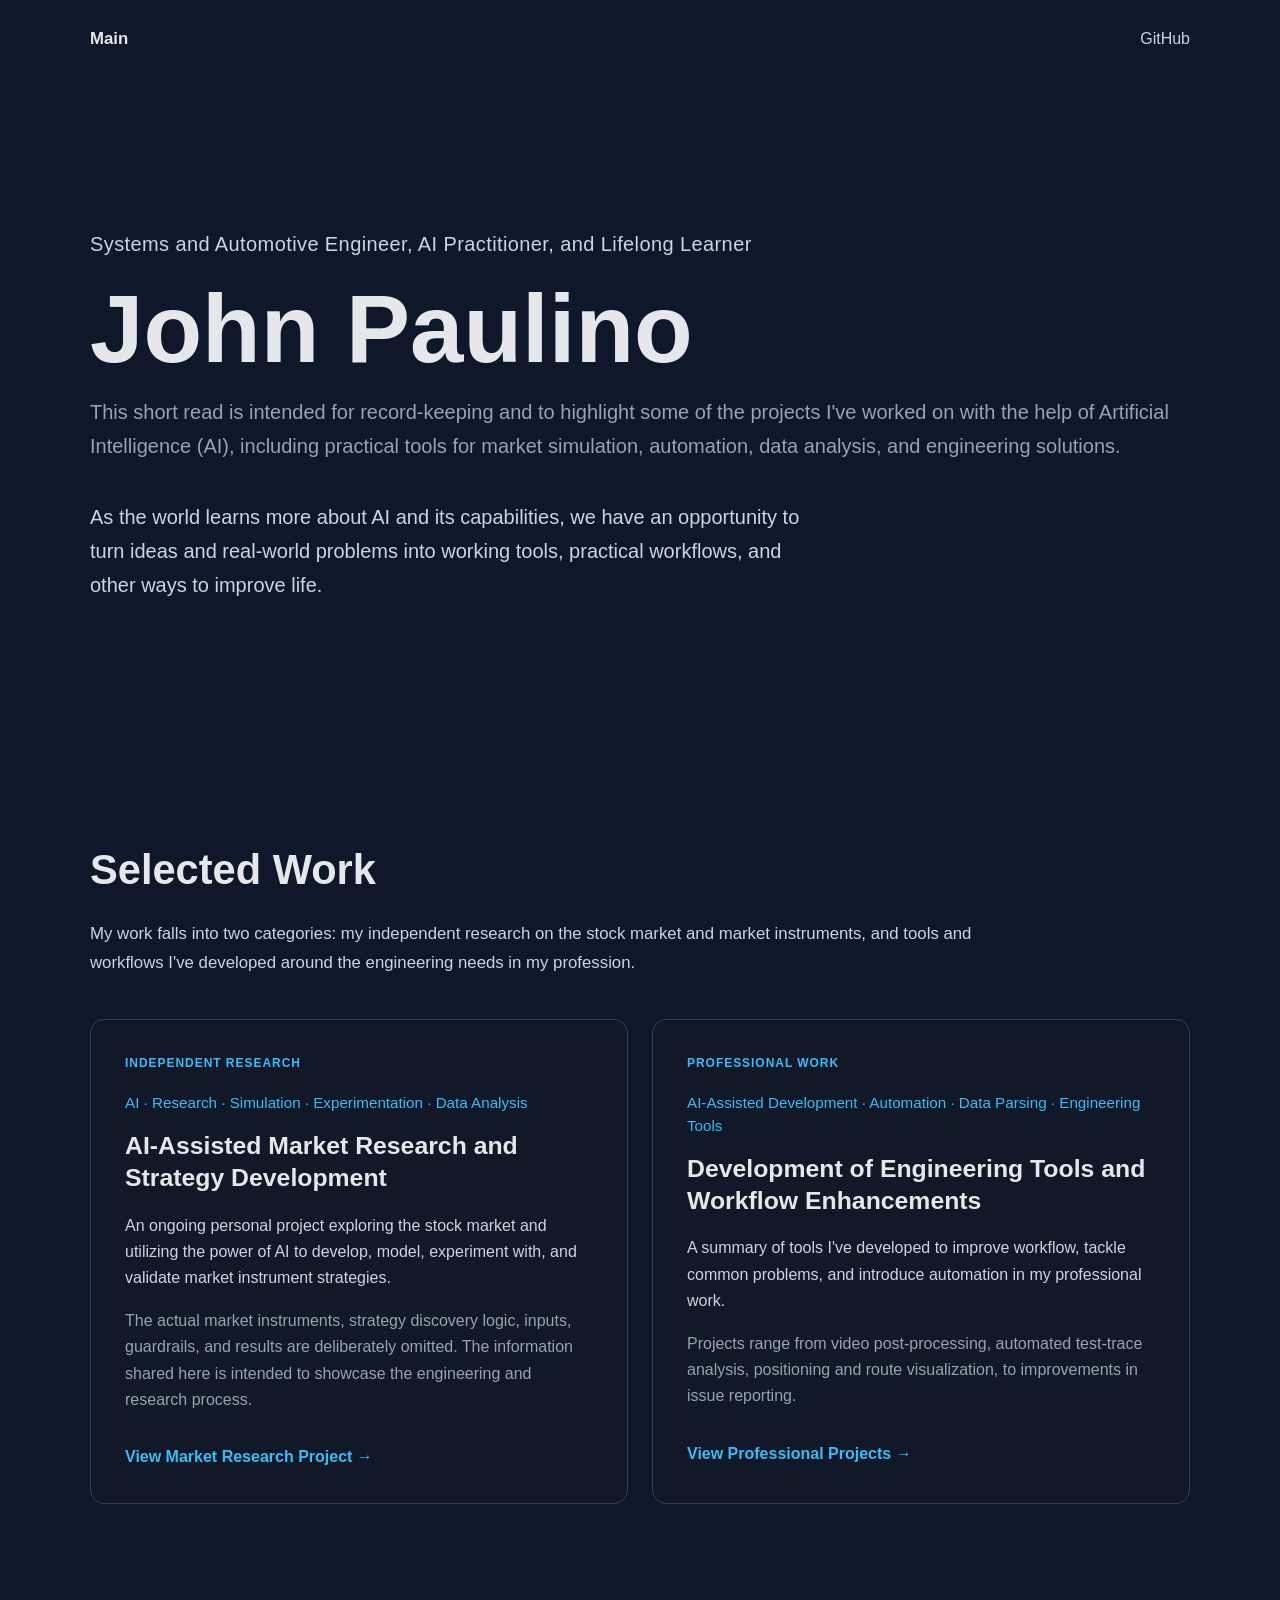
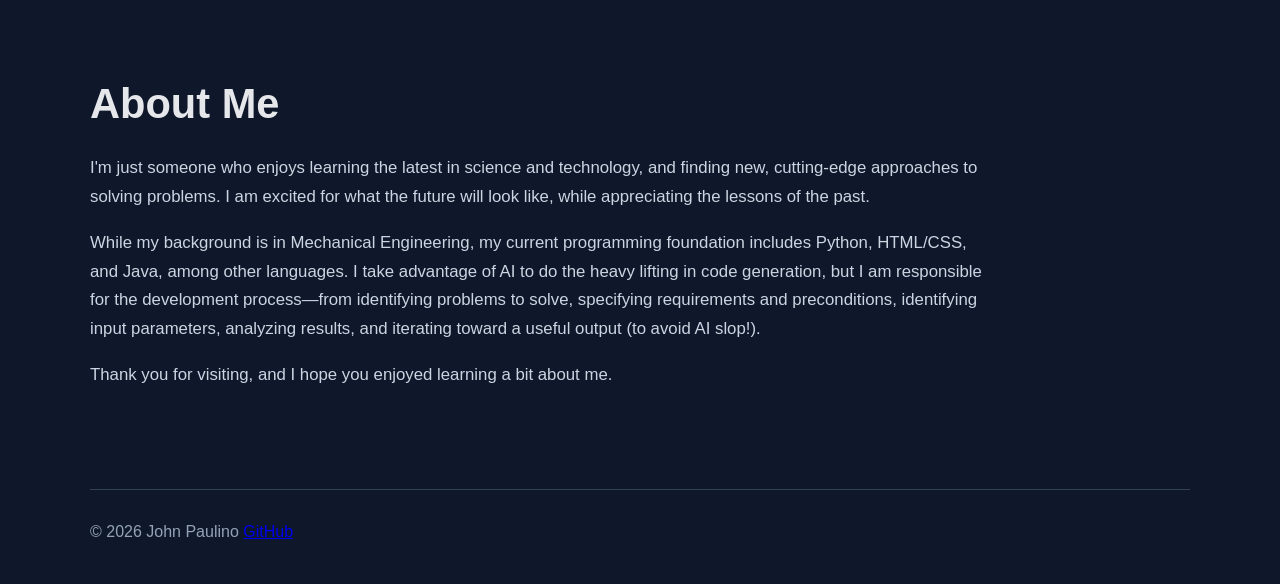
<file: index.html>
<!DOCTYPE html>
<html lang="en">

<head>
    <meta charset="UTF-8">
    <meta name="viewport" content="width=device-width, initial-scale=1.0">

    <meta
        name="description"
        content="John Paulino's portfolio featuring AI-assisted engineering, independent research, automation, and professional engineering tools."
    >

    <title>John Paulino | AI-Assisted Engineering & Research</title>

    <link rel="stylesheet" href="styles.css">
</head>


<body>

<div class="container">

    <nav>

        <strong>
            <a href="index.html">Main</a>
        </strong>

        <div class="nav-links">
            <a href="https://github.com/JohnPaulino">GitHub</a>
        </div>

    </nav>


    <section class="hero">

        <p class="accent">
            Systems and Automotive Engineer, AI Practitioner, and Lifelong Learner
        </p>

        <h1>John Paulino</h1>

        <h2>
            This short read is intended for record-keeping and to highlight some of the projects
            I've worked on with the help of Artificial Intelligence (AI), including
            practical tools for market simulation, automation, data analysis,
            and engineering solutions.
        </h2>

        <p>
            As the world learns more about AI and its capabilities, we have an opportunity to turn
            ideas and real-world problems into working tools, practical workflows,
            and other ways to improve life.
        </p>

    </section>


    <section class="section" id="projects">

        <h2>Selected Work</h2>

        <p class="section-intro">
            My work falls into two categories: my independent research on the stock market
            and market instruments, and tools and workflows I've developed around
            the engineering needs in my profession.
        </p>


        <div class="work-category-grid">

            <article class="work-category-card">

                <p class="work-category-label">
                    INDEPENDENT RESEARCH
                </p>

                <p class="tags">
                    AI · Research · Simulation · Experimentation · Data Analysis
                </p>

                <h3>
                    AI-Assisted Market Research and Strategy Development
                </h3>

                <p>
                    An ongoing personal project exploring the stock market
                    and utilizing the power of AI to develop, model, experiment with,
                    and validate market instrument strategies.
                </p>

                <p class="card-note">
                    The actual market instruments, strategy discovery logic,
                    inputs, guardrails, and results are deliberately omitted. The information
                    shared here is intended to showcase the engineering and research process.
                </p>

                <a class="project-link" href="market-research.html">
                    View Market Research Project →
                </a>

            </article>


            <article class="work-category-card">

                <p class="work-category-label">
                    PROFESSIONAL WORK
                </p>

                <p class="tags">
                    AI-Assisted Development · Automation · Data Parsing · Engineering Tools
                </p>

                <h3>
                    Development of Engineering Tools and Workflow Enhancements
                </h3>

                <p>
                    A summary of tools I've developed to improve workflow, 
                    tackle common problems, and introduce automation in my professional work.
                </p>

                <p class="card-note">
                    Projects range from video post-processing,
                    automated test-trace analysis, positioning and route visualization,
                    to improvements in issue reporting.
                </p>

                <a class="project-link" href="professional-work.html">
                    View Professional Projects →
                </a>

            </article>

        </div>

    </section>


    <section class="section" id="about">

        <h2>About Me</h2>

        <p class="section-intro">
            I'm just someone who enjoys learning the latest in science and technology,
            and finding new, cutting-edge approaches to solving problems.
            I am excited for what the future will look like,
            while appreciating the lessons of the past.
        </p>

        <p class="section-intro">
            While my background is in Mechanical Engineering, my current programming foundation
            includes Python, HTML/CSS, and Java, among other languages.
            I take advantage of AI to do the heavy lifting in code generation,
            but I am responsible for the development process—from identifying problems to solve,
            specifying requirements and preconditions, identifying input parameters, analyzing results,
            and iterating toward a useful output (to avoid AI slop!).
        </p>

        <p class="section-intro">
            Thank you for visiting, and I hope you enjoyed learning a bit about me.
        </p>

    </section>


    <footer>

        <span>
            © 2026 John Paulino
        </span>

        <a href="https://github.com/JohnPaulino">
            GitHub
        </a>

    </footer>

</div>

</body>

</html>
</file>
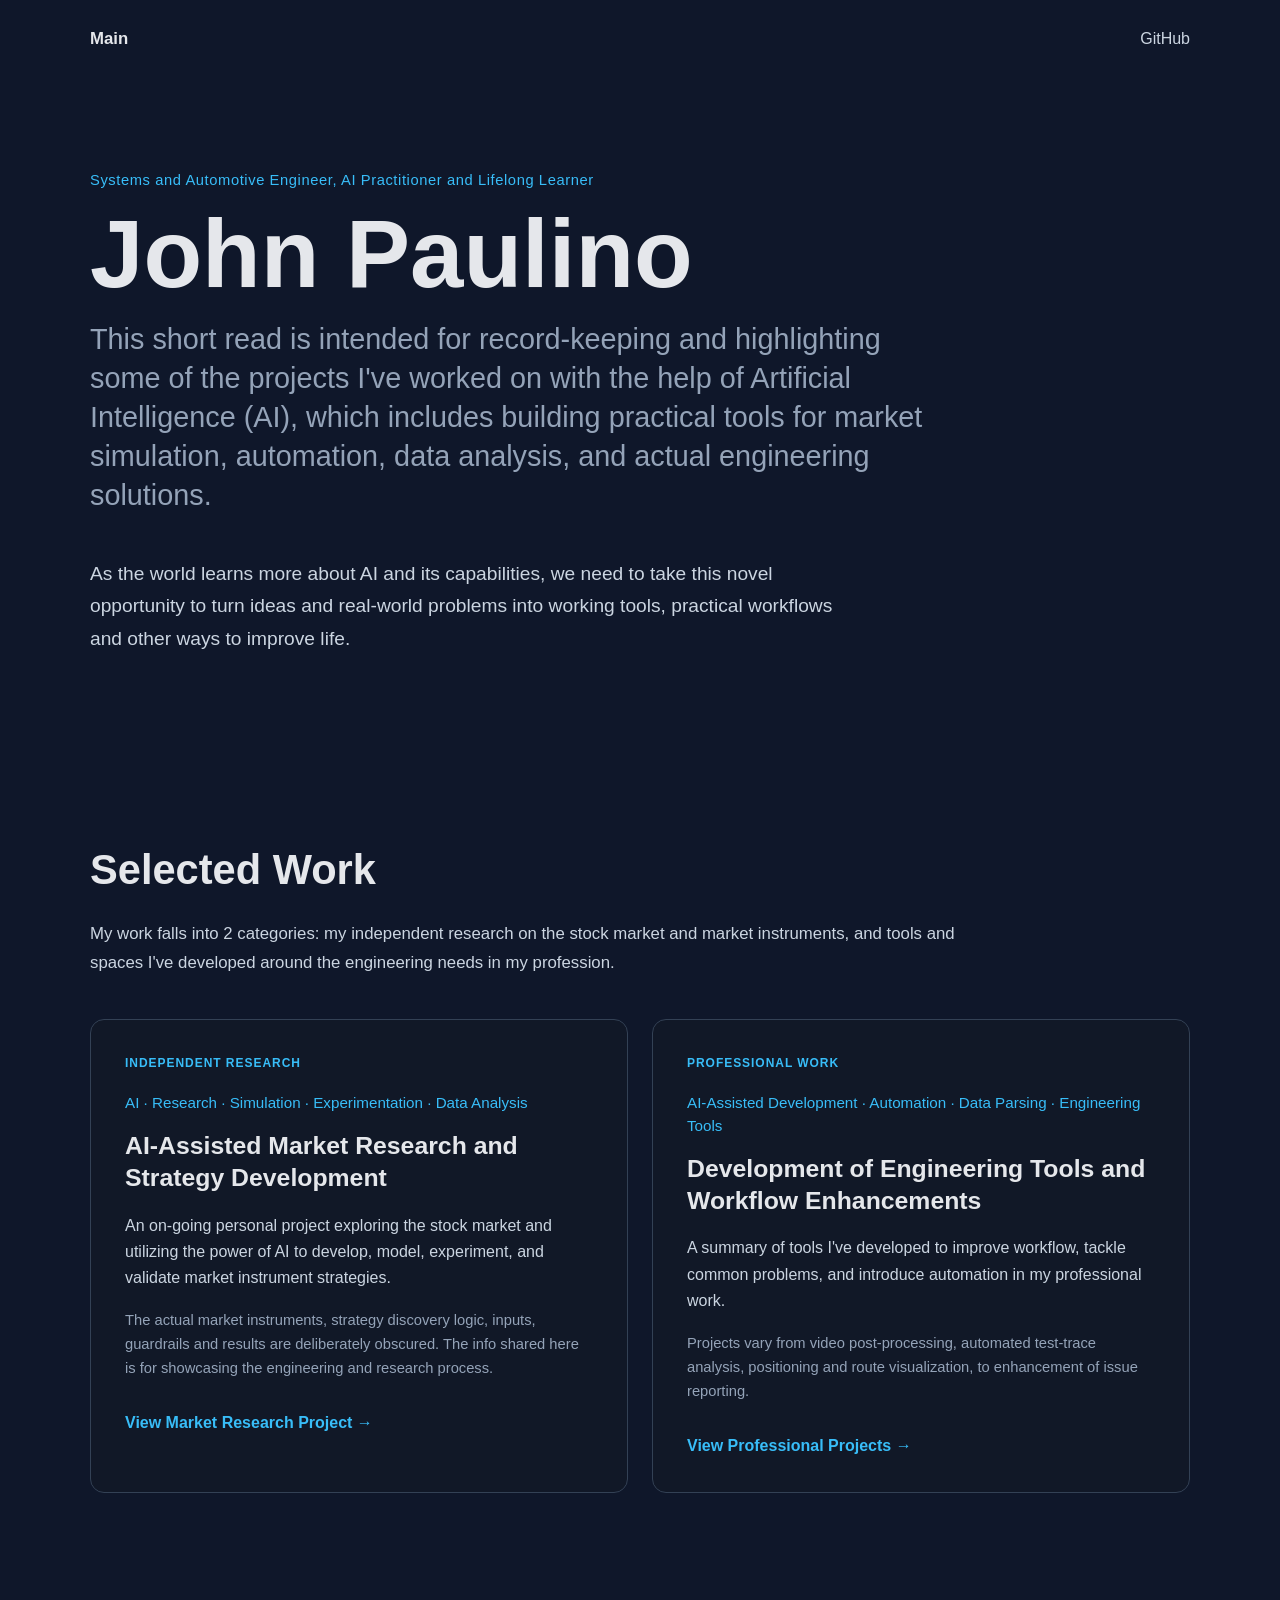
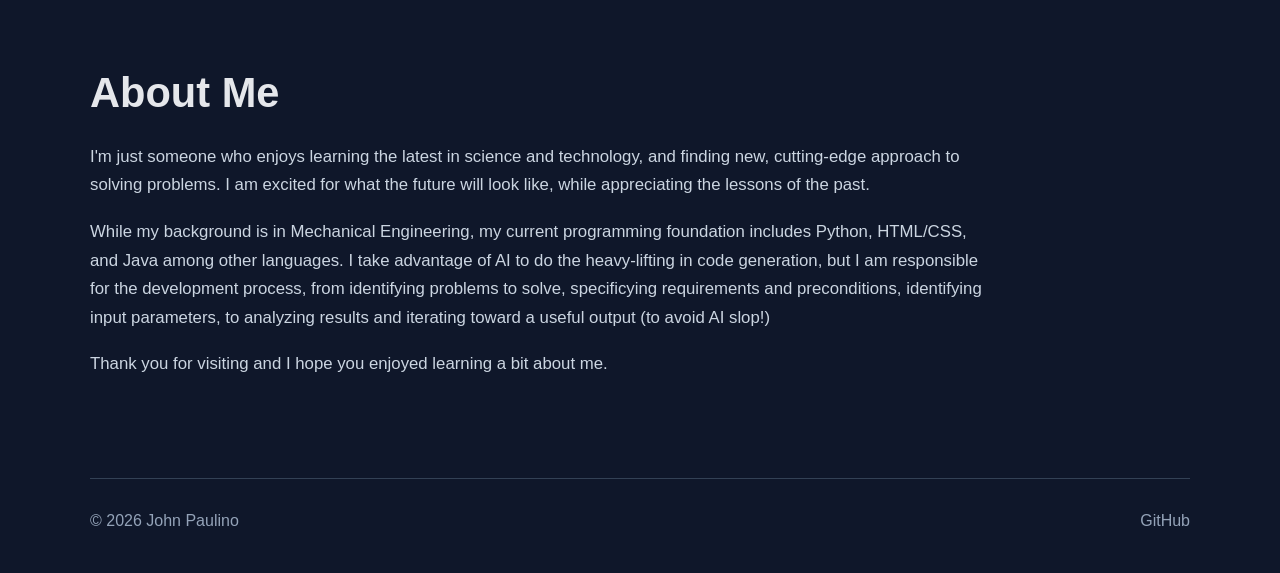
<file: Archive/index.html>
<!DOCTYPE html>
<html lang="en">

<head>
    <meta charset="UTF-8">
    <meta name="viewport" content="width=device-width, initial-scale=1.0">

    <meta
        name="description"
        content="John Paulino's portfolio featuring AI-assisted engineering, independent research, automation, and professional engineering tools."
    >

    <title>John Paulino | AI-Assisted Engineering & Research</title>

    <link rel="stylesheet" href="styles.css">
</head>


<body>

<div class="container">

    <nav>

        <strong>
            <a href="index.html">Main</a>
        </strong>

        <div class="nav-links">
            <a href="https://github.com/JohnPaulino">GitHub</a>
        </div>

    </nav>


    <section class="hero">

        <p class="accent">
            Systems and Automotive Engineer, AI Practitioner and Lifelong Learner
        </p>

        <h1>John Paulino</h1>

        <h2>
            This short read is intended for record-keeping and highlighting some of the projects 
            I've worked on with the help of Artificial Intelligence (AI), which includes
            building practical tools for market simulation,
            automation, data analysis, and actual engineering solutions.
        </h2>

        <p>
            As the world learns more about AI and its capabilities, we need to take this novel opportunity to turn 
            ideas and real-world problems into working tools, practical workflows and other ways to improve life.
        </p>

    </section>


    <section class="section" id="projects">

        <h2>Selected Work</h2>

        <p class="section-intro">
            My work falls into 2 categories: my independent research on the stock market 
            and market instruments, and tools and spaces I've developed around 
            the engineering needs in my profession.
        </p>


        <div class="work-category-grid">

            <article class="work-category-card">

                <p class="work-category-label">
                    INDEPENDENT RESEARCH
                </p>

                <p class="tags">
                    AI · Research · Simulation · Experimentation · Data Analysis
                </p>

                <h3>
                    AI-Assisted Market Research and Strategy Development
                </h3>

                <p>
                    An on-going personal project exploring the stock market
                    and utilizing the power of AI to develop, model, experiment,
                    and validate market instrument strategies.
                </p>

                <p class="card-note">
                    The actual market instruments, strategy discovery logic,
                    inputs, guardrails and results are deliberately obscured. The info
                    shared here is for showcasing the engineering and research process.
                </p>

                <a class="project-link" href="market-research.html">
                    View Market Research Project →
                </a>

            </article>


            <article class="work-category-card">

                <p class="work-category-label">
                    PROFESSIONAL WORK
                </p>

                <p class="tags">
                    AI-Assisted Development · Automation · Data Parsing · Engineering Tools
                </p>

                <h3>
                    Development of Engineering Tools and Workflow Enhancements
                </h3>

                <p>
                    A summary of tools I've developed to improve workflow, 
                    tackle common problems, and introduce automation in my professional work.
                </p>

                <p class="card-note">
                    Projects vary from video post-processing,
                    automated test-trace analysis, positioning and route visualization,
                    to enhancement of issue reporting.
                </p>

                <a class="project-link" href="professional-work.html">
                    View Professional Projects →
                </a>

            </article>

        </div>

    </section>


    <section class="section" id="about">

        <h2>About Me</h2>

        <p class="section-intro">
            I'm just someone who enjoys learning the latest in science and technology,
            and finding new, cutting-edge approach to solving problems. 
            I am excited for what the future will look like, 
            while appreciating the lessons of the past.
        </p>

        <p class="section-intro">
            While my background is in Mechanical Engineering, my current programming foundation
            includes Python, HTML/CSS, and Java among other languages. 
            I take advantage of AI to do the heavy-lifting in code generation, 
            but I am responsible for the development process, from identifying problems to solve,
            specificying requirements and preconditions, identifying input parameters, to analyzing results and iterating 
            toward a useful output (to avoid AI slop!)
        </p>

        <p class="section-intro">
            Thank you for visiting and I hope you enjoyed learning a bit about me.
        </p>

    </section>


    <footer>

        <span>
            © 2026 John Paulino
        </span>

        <a href="https://github.com/JohnPaulino">
            GitHub
        </a>

    </footer>

</div>

</body>

</html>
</file>
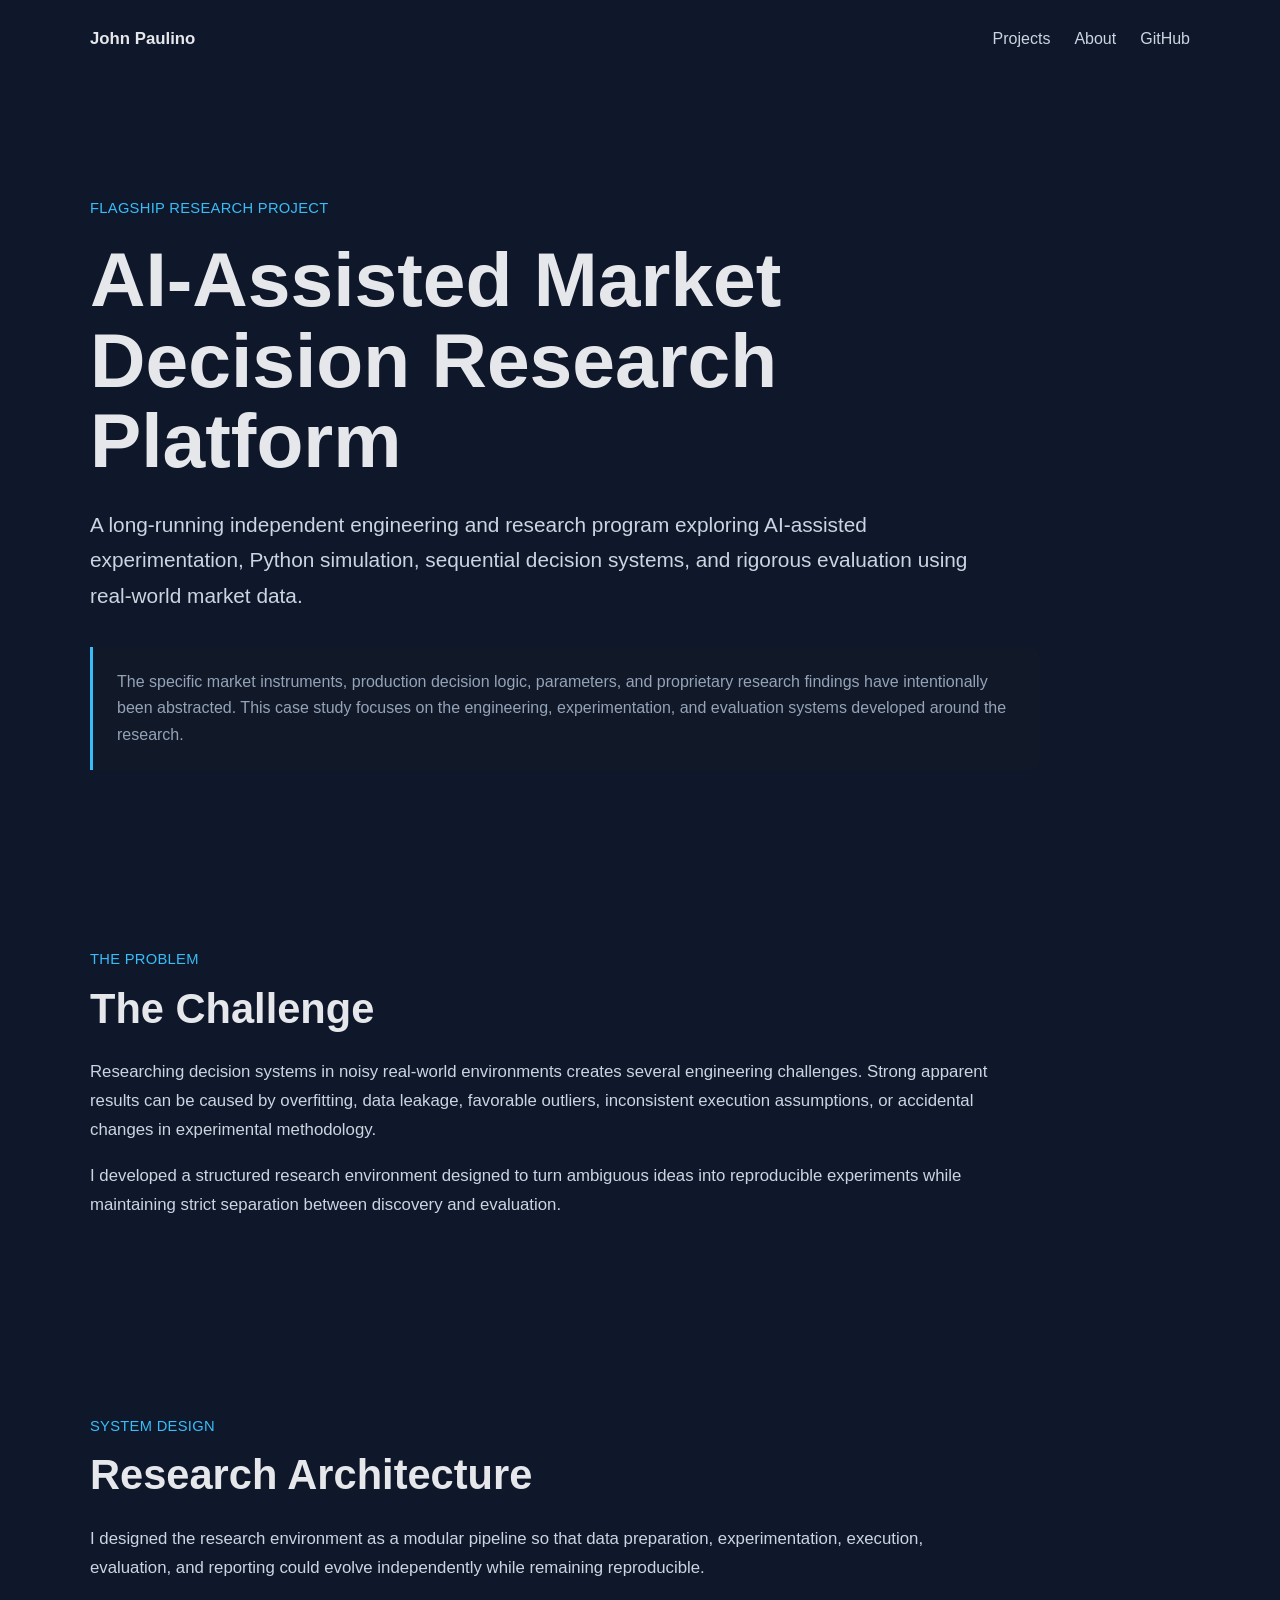
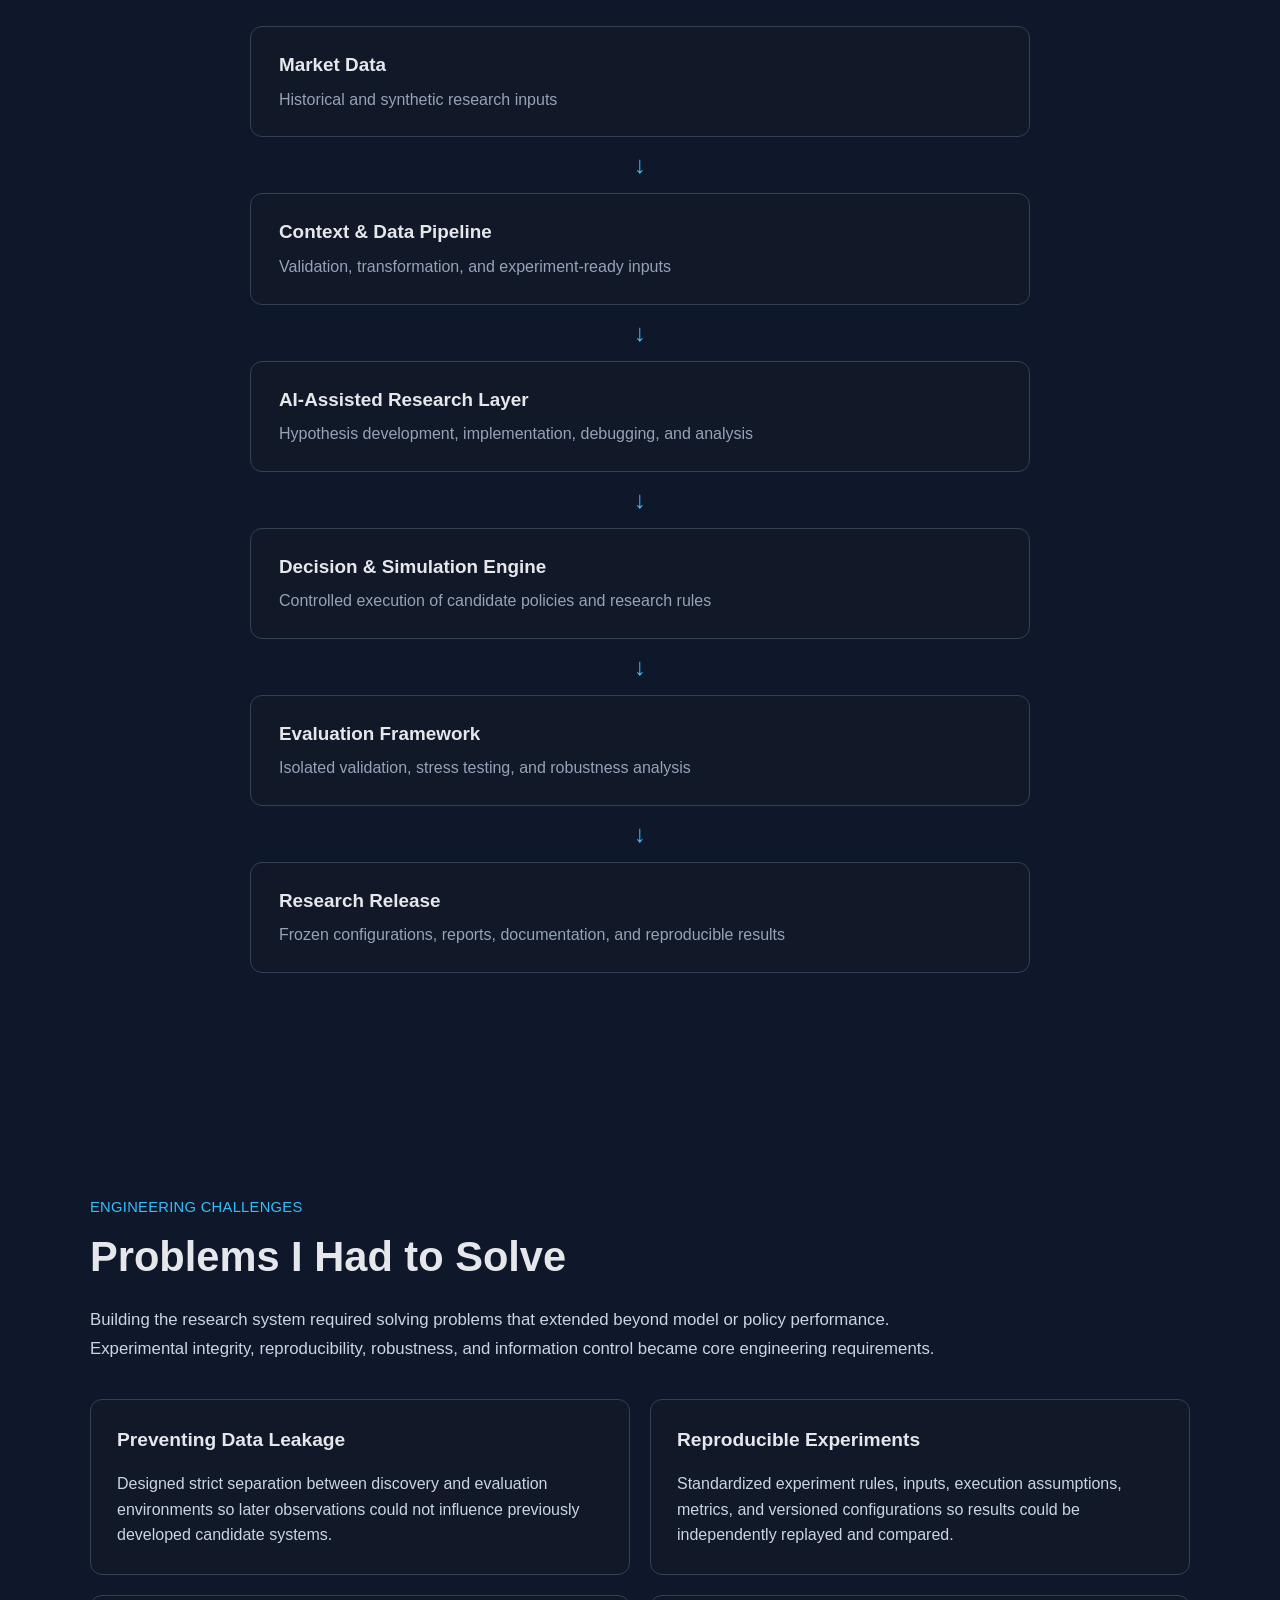
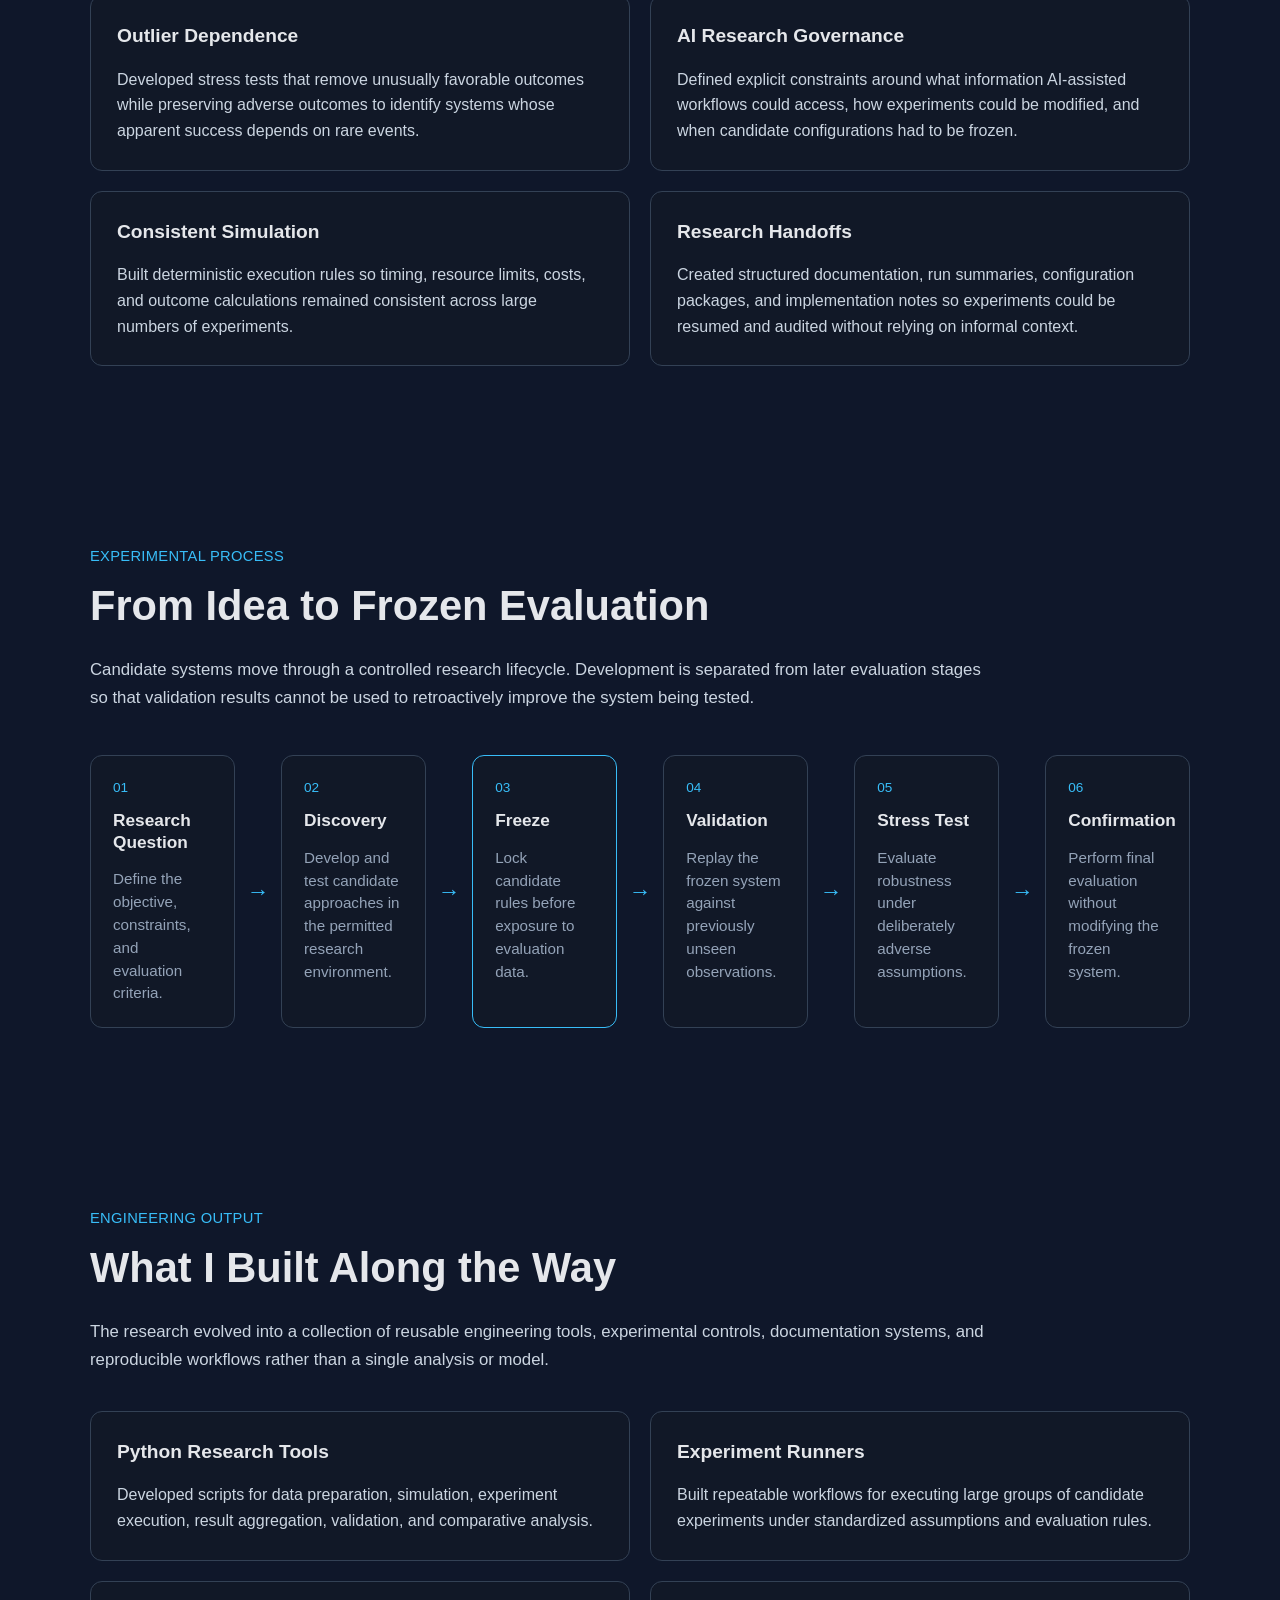
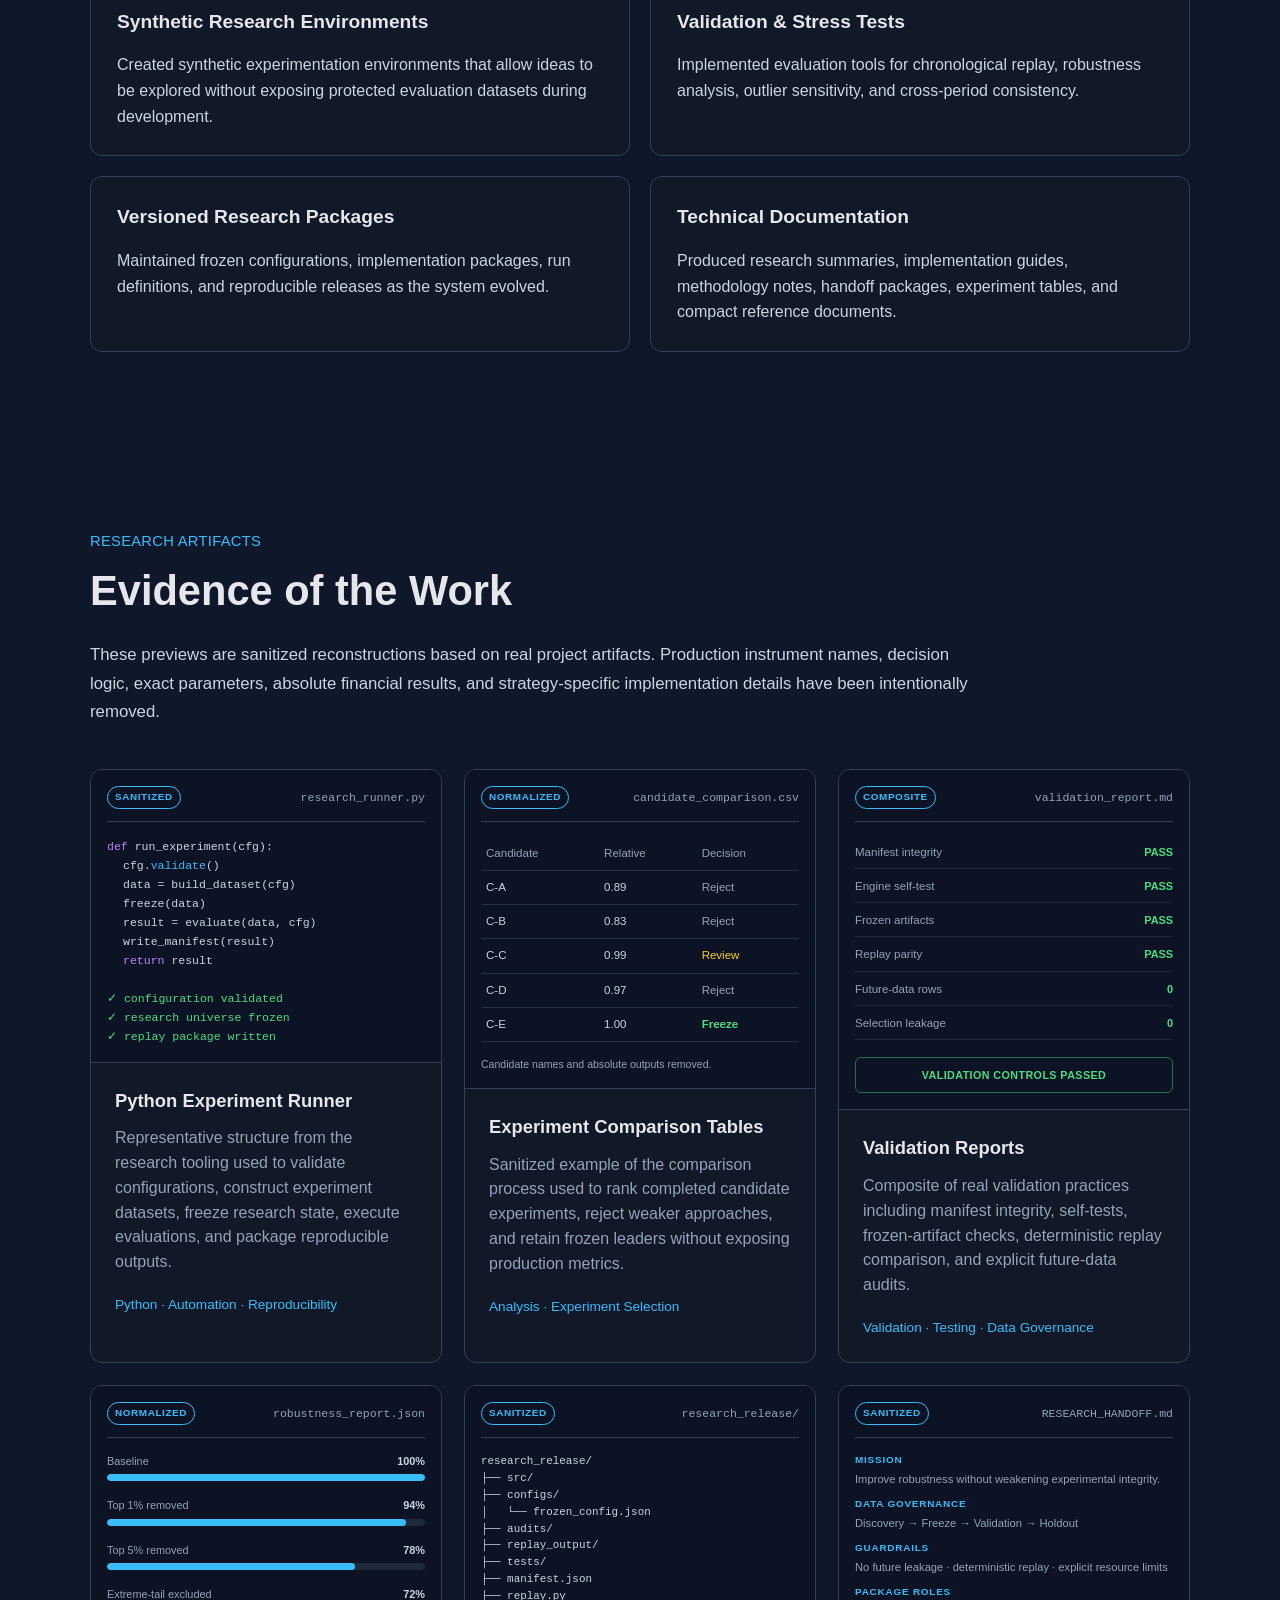
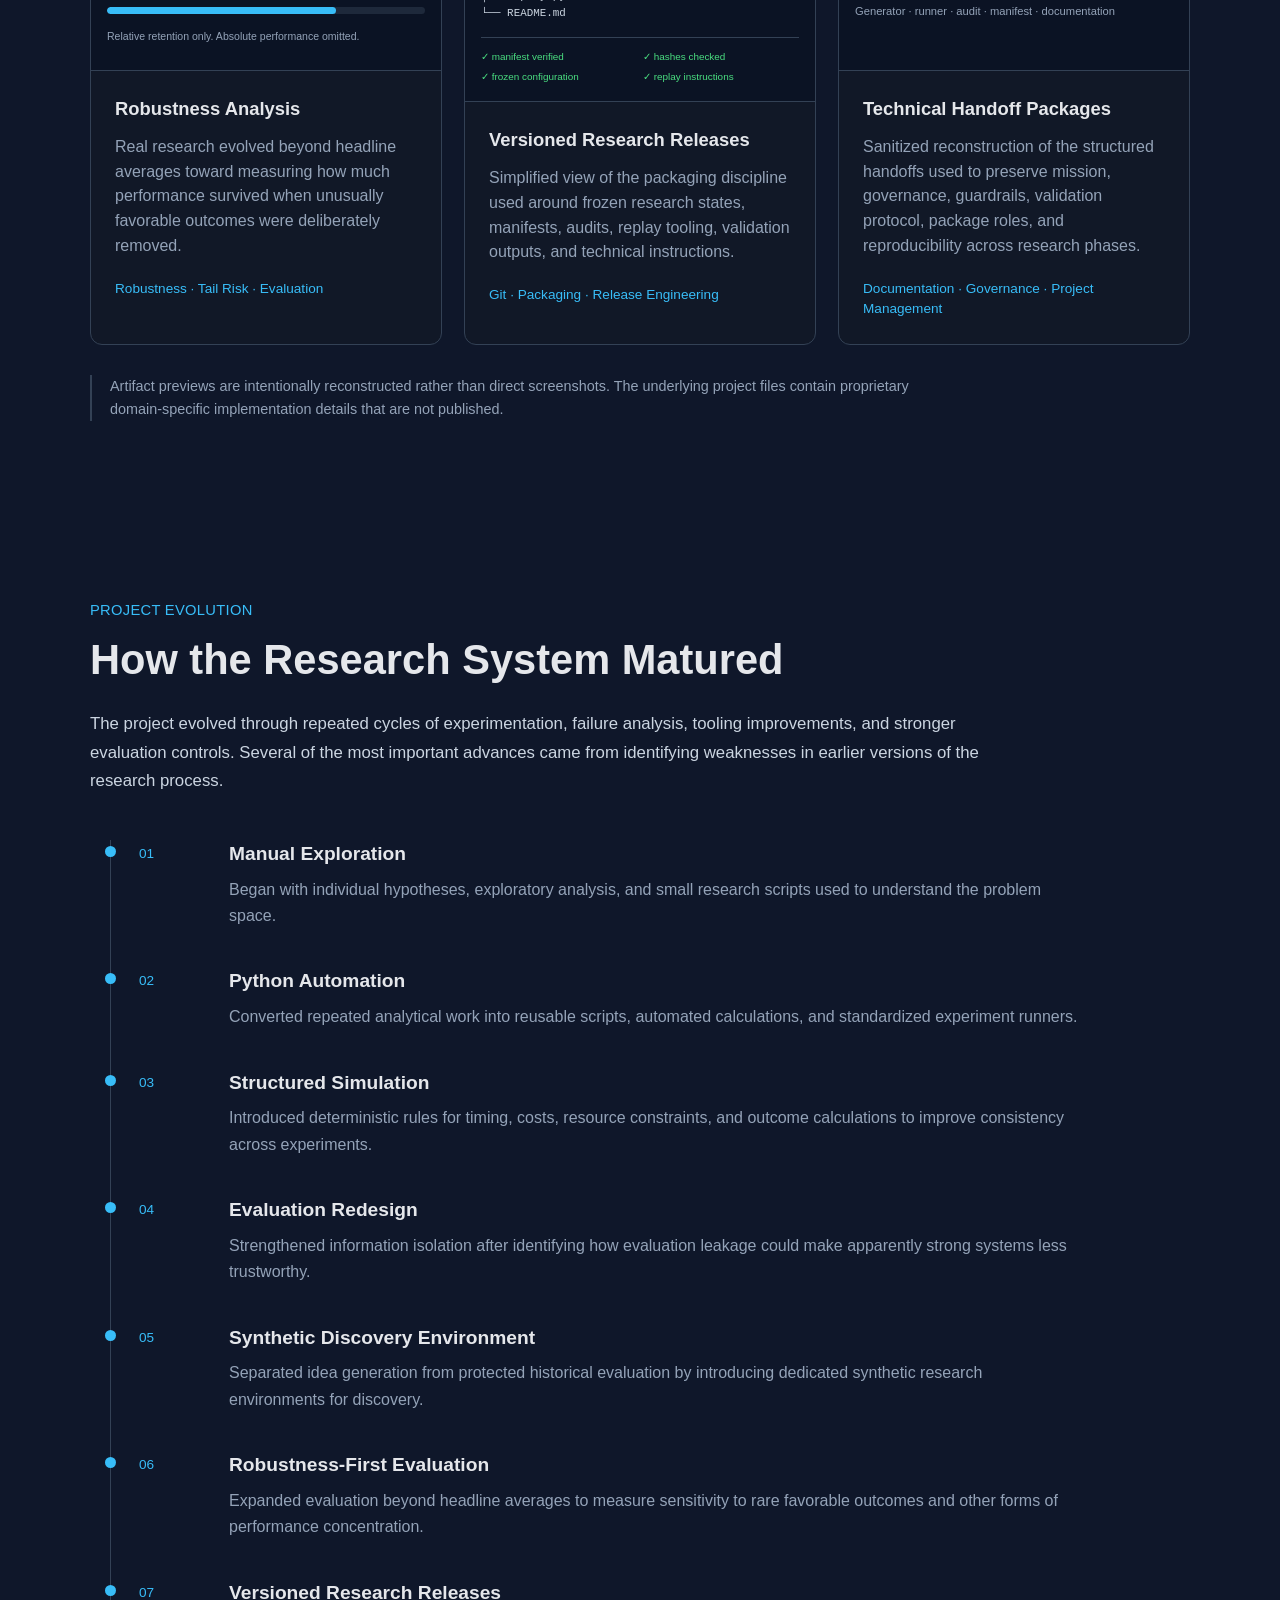
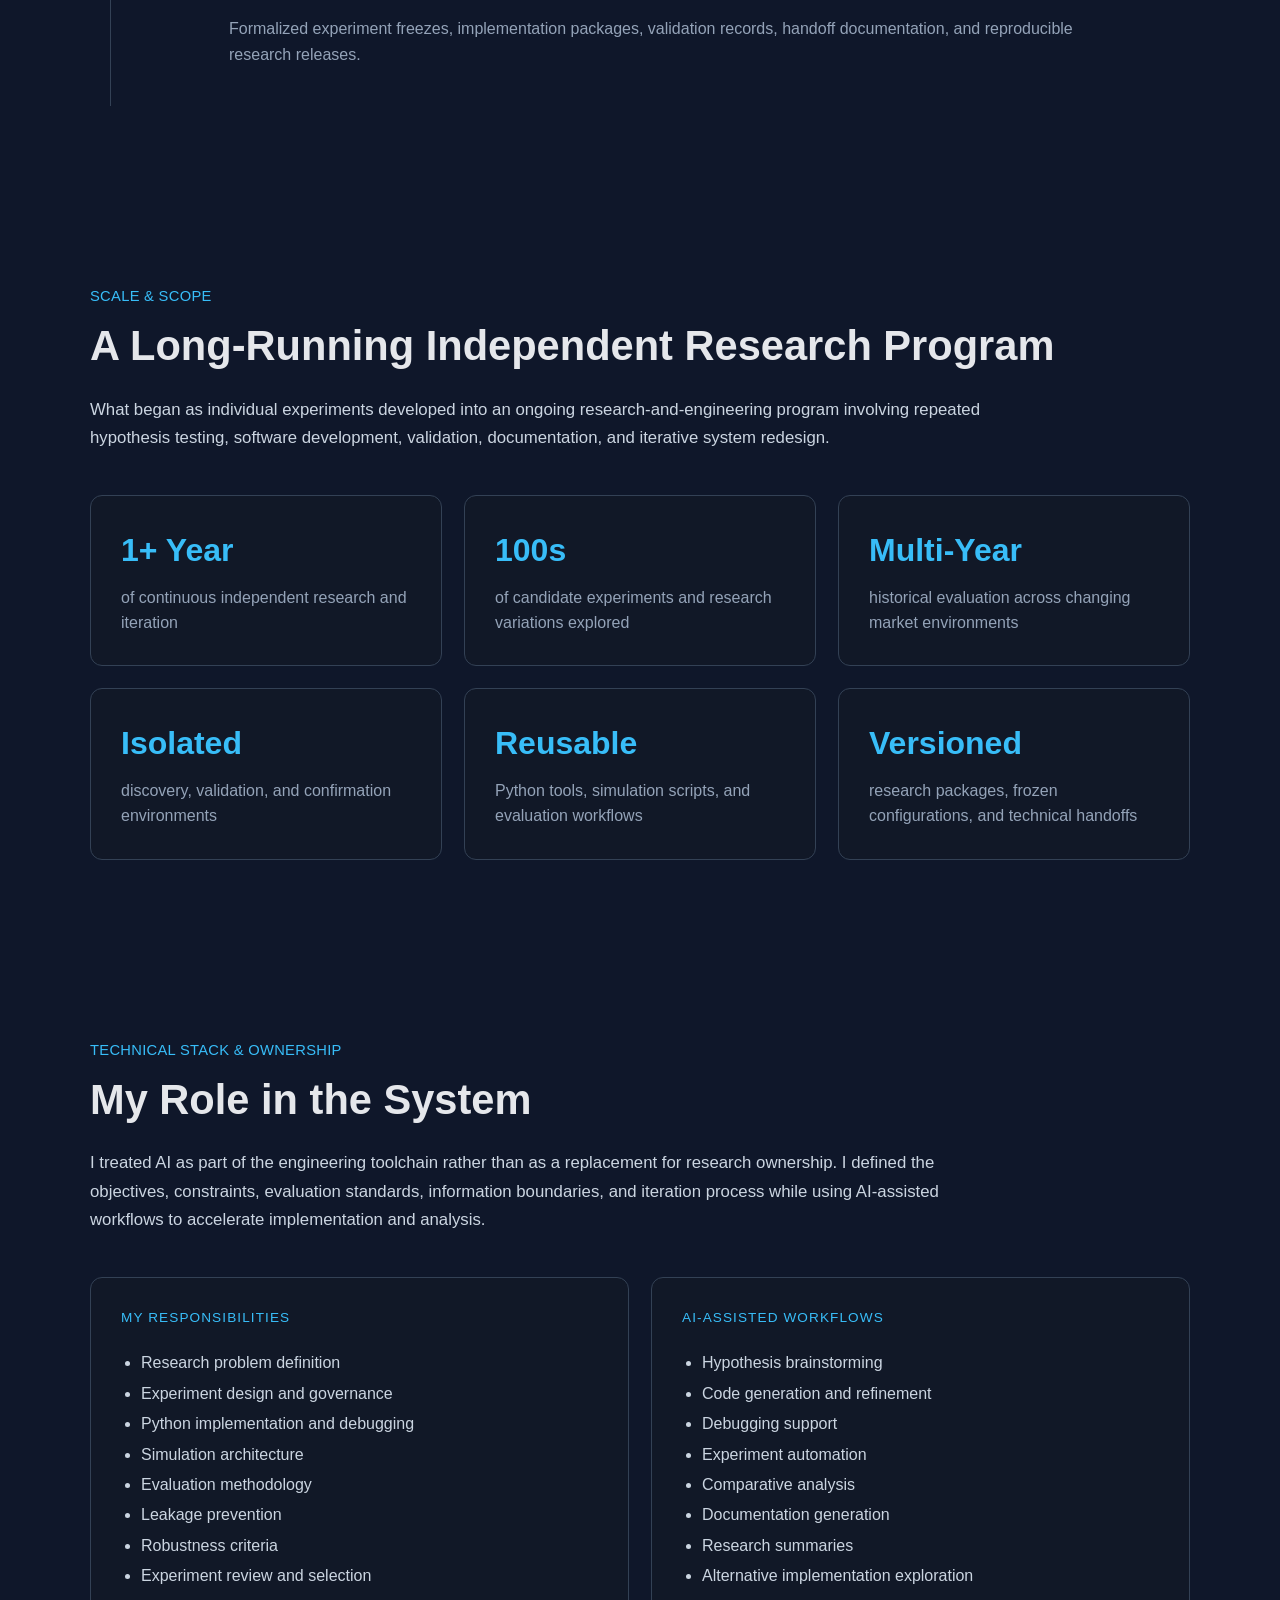
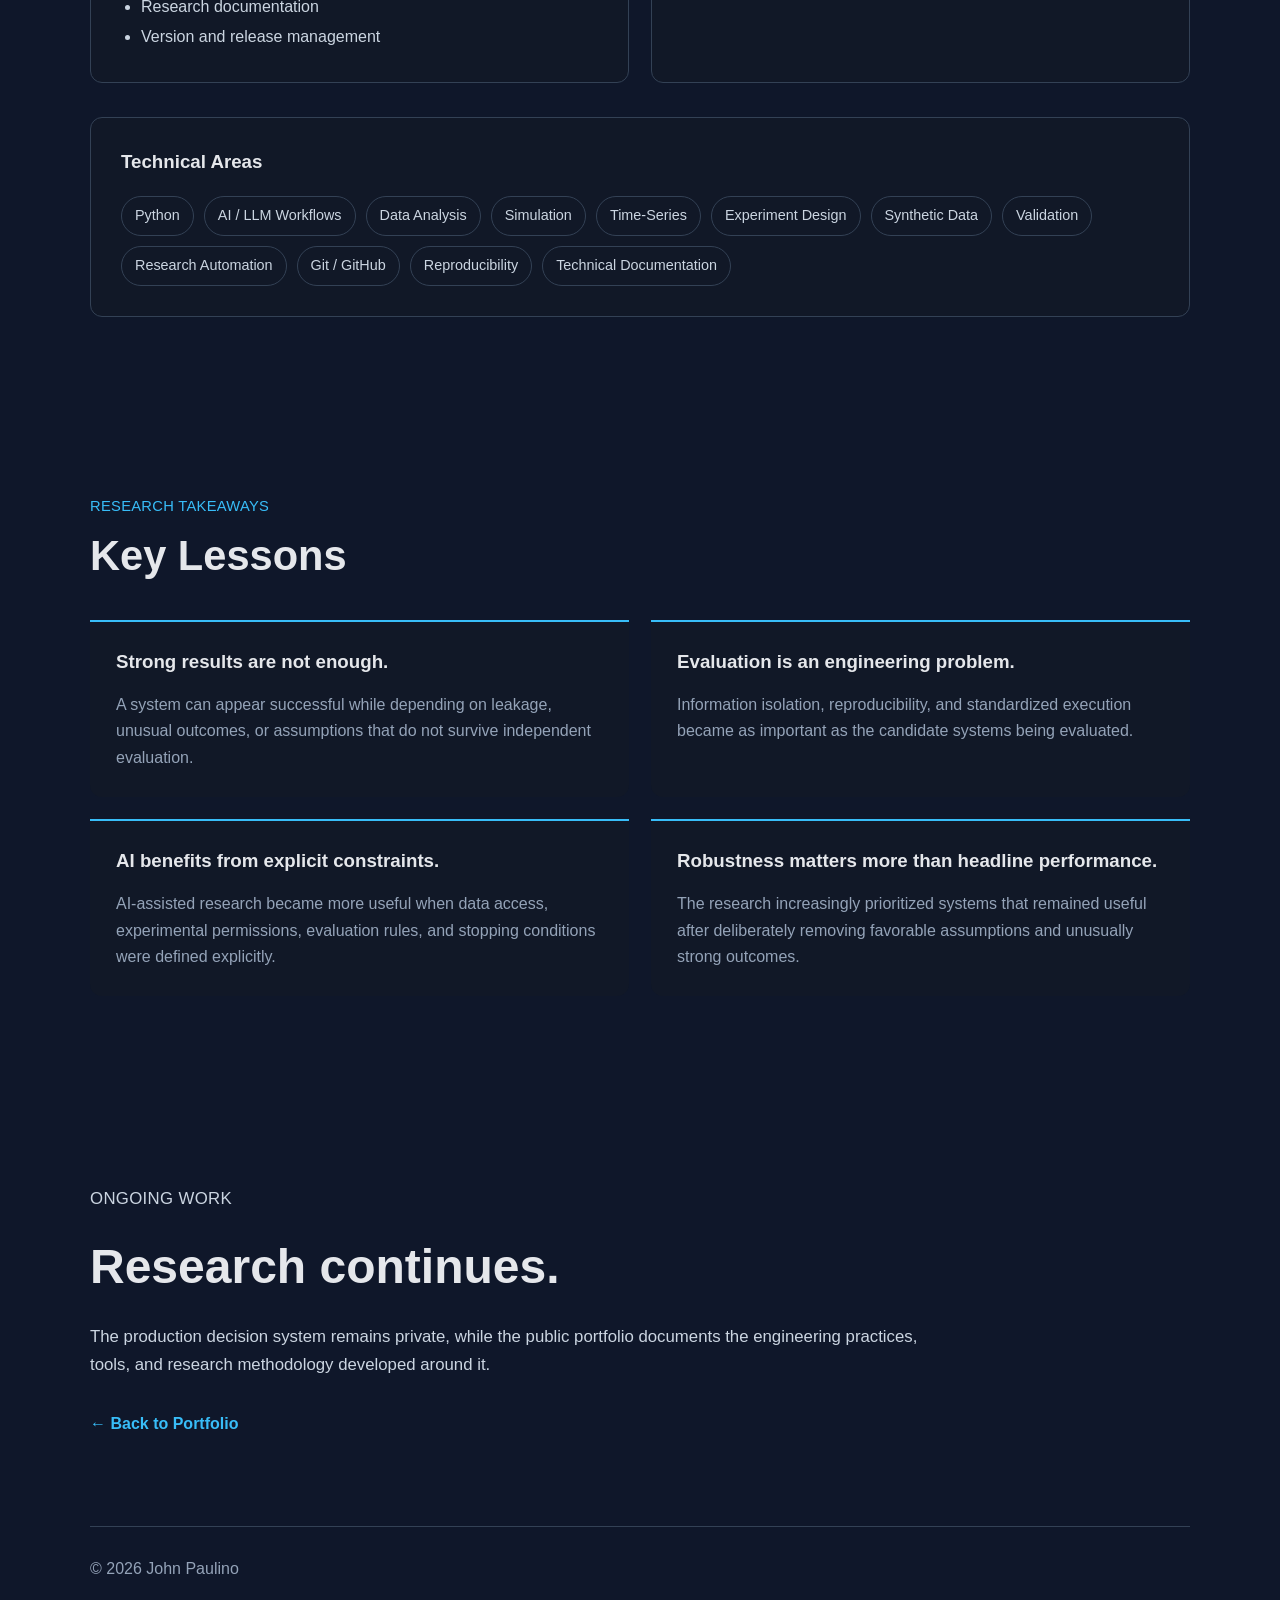
<file: market-research.html>
<!DOCTYPE html>
<html lang="en">

<head>
    <meta charset="UTF-8">
    <meta name="viewport" content="width=device-width, initial-scale=1.0">

    <meta
        name="description"
        content="John Paulino's AI-assisted market decision research engineering case study."
    >

    <title>AI-Assisted Market Decision Research | John Paulino</title>

    <link rel="stylesheet" href="styles.css">
</head>

<body>

<div class="container">

    <nav>
        <strong>
            <a href="index.html">John Paulino</a>
        </strong>

        <div class="nav-links">
            <a href="index.html#projects">Projects</a>
            <a href="index.html#about">About</a>
            <a href="https://github.com/JohnPaulino">GitHub</a>
        </div>
    </nav>


    <!-- HERO -->

    <section class="project-hero">

        <p class="accent">FLAGSHIP RESEARCH PROJECT</p>

        <h1>AI-Assisted Market Decision Research Platform</h1>

        <p class="lead">
            A long-running independent engineering and research program
            exploring AI-assisted experimentation, Python simulation,
            sequential decision systems, and rigorous evaluation using
            real-world market data.
        </p>

        <p class="confidential-note">
            The specific market instruments, production decision logic,
            parameters, and proprietary research findings have intentionally
            been abstracted. This case study focuses on the engineering,
            experimentation, and evaluation systems developed around the research.
        </p>

    </section>


    <!-- CHALLENGE -->

    <section class="section">

        <p class="accent">THE PROBLEM</p>

        <h2>The Challenge</h2>

        <p class="section-intro">
            Researching decision systems in noisy real-world environments
            creates several engineering challenges. Strong apparent results
            can be caused by overfitting, data leakage, favorable outliers,
            inconsistent execution assumptions, or accidental changes in
            experimental methodology.
        </p>

        <p class="section-intro">
            I developed a structured research environment designed to turn
            ambiguous ideas into reproducible experiments while maintaining
            strict separation between discovery and evaluation.
        </p>

    </section>


    <!-- ARCHITECTURE -->

    <section class="section">

        <p class="accent">SYSTEM DESIGN</p>

        <h2>Research Architecture</h2>

        <p class="section-intro">
            I designed the research environment as a modular pipeline so that
            data preparation, experimentation, execution, evaluation, and
            reporting could evolve independently while remaining reproducible.
        </p>

        <div class="architecture">

            <div class="architecture-box">
                <strong>Market Data</strong>
                <span>Historical and synthetic research inputs</span>
            </div>

            <div class="architecture-arrow">↓</div>

            <div class="architecture-box">
                <strong>Context &amp; Data Pipeline</strong>
                <span>Validation, transformation, and experiment-ready inputs</span>
            </div>

            <div class="architecture-arrow">↓</div>

            <div class="architecture-box">
                <strong>AI-Assisted Research Layer</strong>
                <span>Hypothesis development, implementation, debugging, and analysis</span>
            </div>

            <div class="architecture-arrow">↓</div>

            <div class="architecture-box">
                <strong>Decision &amp; Simulation Engine</strong>
                <span>Controlled execution of candidate policies and research rules</span>
            </div>

            <div class="architecture-arrow">↓</div>

            <div class="architecture-box">
                <strong>Evaluation Framework</strong>
                <span>Isolated validation, stress testing, and robustness analysis</span>
            </div>

            <div class="architecture-arrow">↓</div>

            <div class="architecture-box">
                <strong>Research Release</strong>
                <span>Frozen configurations, reports, documentation, and reproducible results</span>
            </div>

        </div>

    </section>


    <!-- ENGINEERING CHALLENGES -->

    <section class="section">

        <p class="accent">ENGINEERING CHALLENGES</p>

        <h2>Problems I Had to Solve</h2>

        <p class="section-intro">
            Building the research system required solving problems that extended
            beyond model or policy performance. Experimental integrity,
            reproducibility, robustness, and information control became core
            engineering requirements.
        </p>

        <div class="feature-grid">

            <div class="feature-card">
                <h3>Preventing Data Leakage</h3>
                <p>
                    Designed strict separation between discovery and evaluation
                    environments so later observations could not influence
                    previously developed candidate systems.
                </p>
            </div>

            <div class="feature-card">
                <h3>Reproducible Experiments</h3>
                <p>
                    Standardized experiment rules, inputs, execution assumptions,
                    metrics, and versioned configurations so results could be
                    independently replayed and compared.
                </p>
            </div>

            <div class="feature-card">
                <h3>Outlier Dependence</h3>
                <p>
                    Developed stress tests that remove unusually favorable outcomes
                    while preserving adverse outcomes to identify systems whose
                    apparent success depends on rare events.
                </p>
            </div>

            <div class="feature-card">
                <h3>AI Research Governance</h3>
                <p>
                    Defined explicit constraints around what information
                    AI-assisted workflows could access, how experiments could
                    be modified, and when candidate configurations had to be frozen.
                </p>
            </div>

            <div class="feature-card">
                <h3>Consistent Simulation</h3>
                <p>
                    Built deterministic execution rules so timing, resource limits,
                    costs, and outcome calculations remained consistent across
                    large numbers of experiments.
                </p>
            </div>

            <div class="feature-card">
                <h3>Research Handoffs</h3>
                <p>
                    Created structured documentation, run summaries,
                    configuration packages, and implementation notes so experiments
                    could be resumed and audited without relying on informal context.
                </p>
            </div>

        </div>

    </section>


    <!-- EXPERIMENTAL PROCESS -->

    <section class="section">

        <p class="accent">EXPERIMENTAL PROCESS</p>

        <h2>From Idea to Frozen Evaluation</h2>

        <p class="section-intro">
            Candidate systems move through a controlled research lifecycle.
            Development is separated from later evaluation stages so that
            validation results cannot be used to retroactively improve the
            system being tested.
        </p>

        <div class="lifecycle">

            <div class="lifecycle-step">
                <span>01</span>
                <strong>Research Question</strong>
                <p>Define the objective, constraints, and evaluation criteria.</p>
            </div>

            <div class="lifecycle-arrow">→</div>

            <div class="lifecycle-step">
                <span>02</span>
                <strong>Discovery</strong>
                <p>
                    Develop and test candidate approaches in the permitted
                    research environment.
                </p>
            </div>

            <div class="lifecycle-arrow">→</div>

            <div class="lifecycle-step freeze-step">
                <span>03</span>
                <strong>Freeze</strong>
                <p>Lock candidate rules before exposure to evaluation data.</p>
            </div>

            <div class="lifecycle-arrow">→</div>

            <div class="lifecycle-step">
                <span>04</span>
                <strong>Validation</strong>
                <p>Replay the frozen system against previously unseen observations.</p>
            </div>

            <div class="lifecycle-arrow">→</div>

            <div class="lifecycle-step">
                <span>05</span>
                <strong>Stress Test</strong>
                <p>Evaluate robustness under deliberately adverse assumptions.</p>
            </div>

            <div class="lifecycle-arrow">→</div>

            <div class="lifecycle-step">
                <span>06</span>
                <strong>Confirmation</strong>
                <p>Perform final evaluation without modifying the frozen system.</p>
            </div>

        </div>

    </section>


    <!-- ENGINEERING OUTPUT -->

    <section class="section">

        <p class="accent">ENGINEERING OUTPUT</p>

        <h2>What I Built Along the Way</h2>

        <p class="section-intro">
            The research evolved into a collection of reusable engineering tools,
            experimental controls, documentation systems, and reproducible
            workflows rather than a single analysis or model.
        </p>

        <div class="feature-grid">

            <div class="feature-card">
                <h3>Python Research Tools</h3>
                <p>
                    Developed scripts for data preparation, simulation,
                    experiment execution, result aggregation, validation,
                    and comparative analysis.
                </p>
            </div>

            <div class="feature-card">
                <h3>Experiment Runners</h3>
                <p>
                    Built repeatable workflows for executing large groups of
                    candidate experiments under standardized assumptions and
                    evaluation rules.
                </p>
            </div>

            <div class="feature-card">
                <h3>Synthetic Research Environments</h3>
                <p>
                    Created synthetic experimentation environments that allow
                    ideas to be explored without exposing protected evaluation
                    datasets during development.
                </p>
            </div>

            <div class="feature-card">
                <h3>Validation &amp; Stress Tests</h3>
                <p>
                    Implemented evaluation tools for chronological replay,
                    robustness analysis, outlier sensitivity, and
                    cross-period consistency.
                </p>
            </div>

            <div class="feature-card">
                <h3>Versioned Research Packages</h3>
                <p>
                    Maintained frozen configurations, implementation packages,
                    run definitions, and reproducible releases as the system evolved.
                </p>
            </div>

            <div class="feature-card">
                <h3>Technical Documentation</h3>
                <p>
                    Produced research summaries, implementation guides,
                    methodology notes, handoff packages, experiment tables,
                    and compact reference documents.
                </p>
            </div>

        </div>

    </section>


    <!-- REAL SANITIZED RESEARCH ARTIFACTS -->

    <section class="section">

        <p class="accent">RESEARCH ARTIFACTS</p>

        <h2>Evidence of the Work</h2>

        <p class="section-intro">
            These previews are sanitized reconstructions based on real project
            artifacts. Production instrument names, decision logic, exact
            parameters, absolute financial results, and strategy-specific
            implementation details have been intentionally removed.
        </p>

        <div class="artifact-grid">


            <!-- PYTHON RUNNER -->

            <div class="artifact-card">

                <div class="artifact-preview code-preview">

                    <div class="preview-header">
                        <span class="preview-badge">SANITIZED</span>
                        <span>research_runner.py</span>
                    </div>

                    <div class="code-window">
                        <div><span class="code-purple">def</span> run_experiment(cfg):</div>
                        <div class="indent">cfg.<span class="code-blue">validate</span>()</div>
                        <div class="indent">data = build_dataset(cfg)</div>
                        <div class="indent">freeze(data)</div>
                        <div class="indent">result = evaluate(data, cfg)</div>
                        <div class="indent">write_manifest(result)</div>
                        <div class="indent"><span class="code-purple">return</span> result</div>
                        <br>
                        <div class="code-pass">✓ configuration validated</div>
                        <div class="code-pass">✓ research universe frozen</div>
                        <div class="code-pass">✓ replay package written</div>
                    </div>

                </div>

                <h3>Python Experiment Runner</h3>

                <p>
                    Representative structure from the research tooling used to
                    validate configurations, construct experiment datasets,
                    freeze research state, execute evaluations, and package
                    reproducible outputs.
                </p>

                <span class="artifact-label">
                    Python · Automation · Reproducibility
                </span>

            </div>


            <!-- EXPERIMENT COMPARISON -->

            <div class="artifact-card">

                <div class="artifact-preview">

                    <div class="preview-header">
                        <span class="preview-badge">NORMALIZED</span>
                        <span>candidate_comparison.csv</span>
                    </div>

                    <table class="mini-table">
                        <thead>
                            <tr>
                                <th>Candidate</th>
                                <th>Relative</th>
                                <th>Decision</th>
                            </tr>
                        </thead>
                        <tbody>
                            <tr>
                                <td>C-A</td>
                                <td>0.89</td>
                                <td class="mini-reject">Reject</td>
                            </tr>
                            <tr>
                                <td>C-B</td>
                                <td>0.83</td>
                                <td class="mini-reject">Reject</td>
                            </tr>
                            <tr>
                                <td>C-C</td>
                                <td>0.99</td>
                                <td class="mini-review">Review</td>
                            </tr>
                            <tr>
                                <td>C-D</td>
                                <td>0.97</td>
                                <td class="mini-reject">Reject</td>
                            </tr>
                            <tr>
                                <td>C-E</td>
                                <td>1.00</td>
                                <td class="mini-pass">Freeze</td>
                            </tr>
                        </tbody>
                    </table>

                    <div class="preview-footer">
                        Candidate names and absolute outputs removed.
                    </div>

                </div>

                <h3>Experiment Comparison Tables</h3>

                <p>
                    Sanitized example of the comparison process used to rank
                    completed candidate experiments, reject weaker approaches,
                    and retain frozen leaders without exposing production metrics.
                </p>

                <span class="artifact-label">
                    Analysis · Experiment Selection
                </span>

            </div>


            <!-- VALIDATION REPORT -->

            <div class="artifact-card">

                <div class="artifact-preview">

                    <div class="preview-header">
                        <span class="preview-badge">COMPOSITE</span>
                        <span>validation_report.md</span>
                    </div>

                    <div class="validation-panel">

                        <div class="validation-row">
                            <span>Manifest integrity</span>
                            <strong>PASS</strong>
                        </div>

                        <div class="validation-row">
                            <span>Engine self-test</span>
                            <strong>PASS</strong>
                        </div>

                        <div class="validation-row">
                            <span>Frozen artifacts</span>
                            <strong>PASS</strong>
                        </div>

                        <div class="validation-row">
                            <span>Replay parity</span>
                            <strong>PASS</strong>
                        </div>

                        <div class="validation-row">
                            <span>Future-data rows</span>
                            <strong>0</strong>
                        </div>

                        <div class="validation-row">
                            <span>Selection leakage</span>
                            <strong>0</strong>
                        </div>

                    </div>

                    <div class="validation-status">
                        VALIDATION CONTROLS PASSED
                    </div>

                </div>

                <h3>Validation Reports</h3>

                <p>
                    Composite of real validation practices including manifest
                    integrity, self-tests, frozen-artifact checks, deterministic
                    replay comparison, and explicit future-data audits.
                </p>

                <span class="artifact-label">
                    Validation · Testing · Data Governance
                </span>

            </div>


            <!-- ROBUSTNESS -->

            <div class="artifact-card">

                <div class="artifact-preview">

                    <div class="preview-header">
                        <span class="preview-badge">NORMALIZED</span>
                        <span>robustness_report.json</span>
                    </div>

                    <div class="stress-panel">

                        <div class="stress-item">
                            <div class="stress-label">
                                <span>Baseline</span>
                                <strong>100%</strong>
                            </div>
                            <div class="stress-track">
                                <div class="stress-fill stress-100"></div>
                            </div>
                        </div>

                        <div class="stress-item">
                            <div class="stress-label">
                                <span>Top 1% removed</span>
                                <strong>94%</strong>
                            </div>
                            <div class="stress-track">
                                <div class="stress-fill stress-94"></div>
                            </div>
                        </div>

                        <div class="stress-item">
                            <div class="stress-label">
                                <span>Top 5% removed</span>
                                <strong>78%</strong>
                            </div>
                            <div class="stress-track">
                                <div class="stress-fill stress-78"></div>
                            </div>
                        </div>

                        <div class="stress-item">
                            <div class="stress-label">
                                <span>Extreme-tail excluded</span>
                                <strong>72%</strong>
                            </div>
                            <div class="stress-track">
                                <div class="stress-fill stress-72"></div>
                            </div>
                        </div>

                    </div>

                    <div class="preview-footer">
                        Relative retention only. Absolute performance omitted.
                    </div>

                </div>

                <h3>Robustness Analysis</h3>

                <p>
                    Real research evolved beyond headline averages toward
                    measuring how much performance survived when unusually
                    favorable outcomes were deliberately removed.
                </p>

                <span class="artifact-label">
                    Robustness · Tail Risk · Evaluation
                </span>

            </div>


            <!-- VERSIONED RELEASE -->

            <div class="artifact-card">

                <div class="artifact-preview">

                    <div class="preview-header">
                        <span class="preview-badge">SANITIZED</span>
                        <span>research_release/</span>
                    </div>

                    <pre class="release-tree">research_release/
├── src/
├── configs/
│   └── frozen_config.json
├── audits/
├── replay_output/
├── tests/
├── manifest.json
├── replay.py
└── README.md</pre>

                    <div class="release-checks">
                        <span>✓ manifest verified</span>
                        <span>✓ hashes checked</span>
                        <span>✓ frozen configuration</span>
                        <span>✓ replay instructions</span>
                    </div>

                </div>

                <h3>Versioned Research Releases</h3>

                <p>
                    Simplified view of the packaging discipline used around
                    frozen research states, manifests, audits, replay tooling,
                    validation outputs, and technical instructions.
                </p>

                <span class="artifact-label">
                    Git · Packaging · Release Engineering
                </span>

            </div>


            <!-- HANDOFF -->

            <div class="artifact-card">

                <div class="artifact-preview">

                    <div class="preview-header">
                        <span class="preview-badge">SANITIZED</span>
                        <span>RESEARCH_HANDOFF.md</span>
                    </div>

                    <div class="handoff-preview">

                        <h4>MISSION</h4>
                        <p>
                            Improve robustness without weakening
                            experimental integrity.
                        </p>

                        <h4>DATA GOVERNANCE</h4>
                        <p>
                            Discovery → Freeze → Validation → Holdout
                        </p>

                        <h4>GUARDRAILS</h4>
                        <p>
                            No future leakage · deterministic replay ·
                            explicit resource limits
                        </p>

                        <h4>PACKAGE ROLES</h4>
                        <p>
                            Generator · runner · audit · manifest ·
                            documentation
                        </p>

                    </div>

                </div>

                <h3>Technical Handoff Packages</h3>

                <p>
                    Sanitized reconstruction of the structured handoffs used
                    to preserve mission, governance, guardrails, validation
                    protocol, package roles, and reproducibility across research phases.
                </p>

                <span class="artifact-label">
                    Documentation · Governance · Project Management
                </span>

            </div>

        </div>

        <p class="artifact-disclosure">
            Artifact previews are intentionally reconstructed rather than direct
            screenshots. The underlying project files contain proprietary
            domain-specific implementation details that are not published.
        </p>

    </section>


    <!-- PROJECT EVOLUTION -->

    <section class="section">

        <p class="accent">PROJECT EVOLUTION</p>

        <h2>How the Research System Matured</h2>

        <p class="section-intro">
            The project evolved through repeated cycles of experimentation,
            failure analysis, tooling improvements, and stronger evaluation
            controls. Several of the most important advances came from identifying
            weaknesses in earlier versions of the research process.
        </p>

        <div class="evolution-list">

            <div class="evolution-item">
                <span>01</span>
                <div>
                    <h3>Manual Exploration</h3>
                    <p>
                        Began with individual hypotheses, exploratory analysis,
                        and small research scripts used to understand the problem space.
                    </p>
                </div>
            </div>

            <div class="evolution-item">
                <span>02</span>
                <div>
                    <h3>Python Automation</h3>
                    <p>
                        Converted repeated analytical work into reusable scripts,
                        automated calculations, and standardized experiment runners.
                    </p>
                </div>
            </div>

            <div class="evolution-item">
                <span>03</span>
                <div>
                    <h3>Structured Simulation</h3>
                    <p>
                        Introduced deterministic rules for timing, costs,
                        resource constraints, and outcome calculations to improve
                        consistency across experiments.
                    </p>
                </div>
            </div>

            <div class="evolution-item">
                <span>04</span>
                <div>
                    <h3>Evaluation Redesign</h3>
                    <p>
                        Strengthened information isolation after identifying how
                        evaluation leakage could make apparently strong systems
                        less trustworthy.
                    </p>
                </div>
            </div>

            <div class="evolution-item">
                <span>05</span>
                <div>
                    <h3>Synthetic Discovery Environment</h3>
                    <p>
                        Separated idea generation from protected historical
                        evaluation by introducing dedicated synthetic research
                        environments for discovery.
                    </p>
                </div>
            </div>

            <div class="evolution-item">
                <span>06</span>
                <div>
                    <h3>Robustness-First Evaluation</h3>
                    <p>
                        Expanded evaluation beyond headline averages to measure
                        sensitivity to rare favorable outcomes and other forms
                        of performance concentration.
                    </p>
                </div>
            </div>

            <div class="evolution-item">
                <span>07</span>
                <div>
                    <h3>Versioned Research Releases</h3>
                    <p>
                        Formalized experiment freezes, implementation packages,
                        validation records, handoff documentation, and
                        reproducible research releases.
                    </p>
                </div>
            </div>

        </div>

    </section>


    <!-- SCALE -->

    <section class="section">

        <p class="accent">SCALE &amp; SCOPE</p>

        <h2>A Long-Running Independent Research Program</h2>

        <p class="section-intro">
            What began as individual experiments developed into an ongoing
            research-and-engineering program involving repeated hypothesis
            testing, software development, validation, documentation, and
            iterative system redesign.
        </p>

        <div class="metrics-grid">

            <div class="metric-card">
                <strong>1+ Year</strong>
                <span>of continuous independent research and iteration</span>
            </div>

            <div class="metric-card">
                <strong>100s</strong>
                <span>of candidate experiments and research variations explored</span>
            </div>

            <div class="metric-card">
                <strong>Multi-Year</strong>
                <span>historical evaluation across changing market environments</span>
            </div>

            <div class="metric-card">
                <strong>Isolated</strong>
                <span>discovery, validation, and confirmation environments</span>
            </div>

            <div class="metric-card">
                <strong>Reusable</strong>
                <span>Python tools, simulation scripts, and evaluation workflows</span>
            </div>

            <div class="metric-card">
                <strong>Versioned</strong>
                <span>research packages, frozen configurations, and technical handoffs</span>
            </div>

        </div>

    </section>


    <!-- ROLE -->

    <section class="section">

        <p class="accent">TECHNICAL STACK &amp; OWNERSHIP</p>

        <h2>My Role in the System</h2>

        <p class="section-intro">
            I treated AI as part of the engineering toolchain rather than as
            a replacement for research ownership. I defined the objectives,
            constraints, evaluation standards, information boundaries, and
            iteration process while using AI-assisted workflows to accelerate
            implementation and analysis.
        </p>

        <div class="role-grid">

            <div class="role-card">

                <p class="role-label">MY RESPONSIBILITIES</p>

                <ul>
                    <li>Research problem definition</li>
                    <li>Experiment design and governance</li>
                    <li>Python implementation and debugging</li>
                    <li>Simulation architecture</li>
                    <li>Evaluation methodology</li>
                    <li>Leakage prevention</li>
                    <li>Robustness criteria</li>
                    <li>Experiment review and selection</li>
                    <li>Research documentation</li>
                    <li>Version and release management</li>
                </ul>

            </div>

            <div class="role-card">

                <p class="role-label">AI-ASSISTED WORKFLOWS</p>

                <ul>
                    <li>Hypothesis brainstorming</li>
                    <li>Code generation and refinement</li>
                    <li>Debugging support</li>
                    <li>Experiment automation</li>
                    <li>Comparative analysis</li>
                    <li>Documentation generation</li>
                    <li>Research summaries</li>
                    <li>Alternative implementation exploration</li>
                </ul>

            </div>

        </div>

        <div class="stack-block">

            <h3>Technical Areas</h3>

            <div class="stack-list">
                <span>Python</span>
                <span>AI / LLM Workflows</span>
                <span>Data Analysis</span>
                <span>Simulation</span>
                <span>Time-Series</span>
                <span>Experiment Design</span>
                <span>Synthetic Data</span>
                <span>Validation</span>
                <span>Research Automation</span>
                <span>Git / GitHub</span>
                <span>Reproducibility</span>
                <span>Technical Documentation</span>
            </div>

        </div>

    </section>


    <!-- LESSONS -->

    <section class="section">

        <p class="accent">RESEARCH TAKEAWAYS</p>

        <h2>Key Lessons</h2>

        <div class="lessons-grid">

            <div class="lesson-card">
                <h3>Strong results are not enough.</h3>
                <p>
                    A system can appear successful while depending on leakage,
                    unusual outcomes, or assumptions that do not survive
                    independent evaluation.
                </p>
            </div>

            <div class="lesson-card">
                <h3>Evaluation is an engineering problem.</h3>
                <p>
                    Information isolation, reproducibility, and standardized
                    execution became as important as the candidate systems
                    being evaluated.
                </p>
            </div>

            <div class="lesson-card">
                <h3>AI benefits from explicit constraints.</h3>
                <p>
                    AI-assisted research became more useful when data access,
                    experimental permissions, evaluation rules, and stopping
                    conditions were defined explicitly.
                </p>
            </div>

            <div class="lesson-card">
                <h3>Robustness matters more than headline performance.</h3>
                <p>
                    The research increasingly prioritized systems that remained
                    useful after deliberately removing favorable assumptions
                    and unusually strong outcomes.
                </p>
            </div>

        </div>

    </section>


    <!-- CLOSING -->

    <section class="closing-section">

        <p class="accent">ONGOING WORK</p>

        <h2>Research continues.</h2>

        <p>
            The production decision system remains private, while the public
            portfolio documents the engineering practices, tools, and research
            methodology developed around it.
        </p>

        <a class="project-link" href="index.html">
            ← Back to Portfolio
        </a>

    </section>


    <footer>
        © 2026 John Paulino
    </footer>

</div>

</body>
</html>
</file>
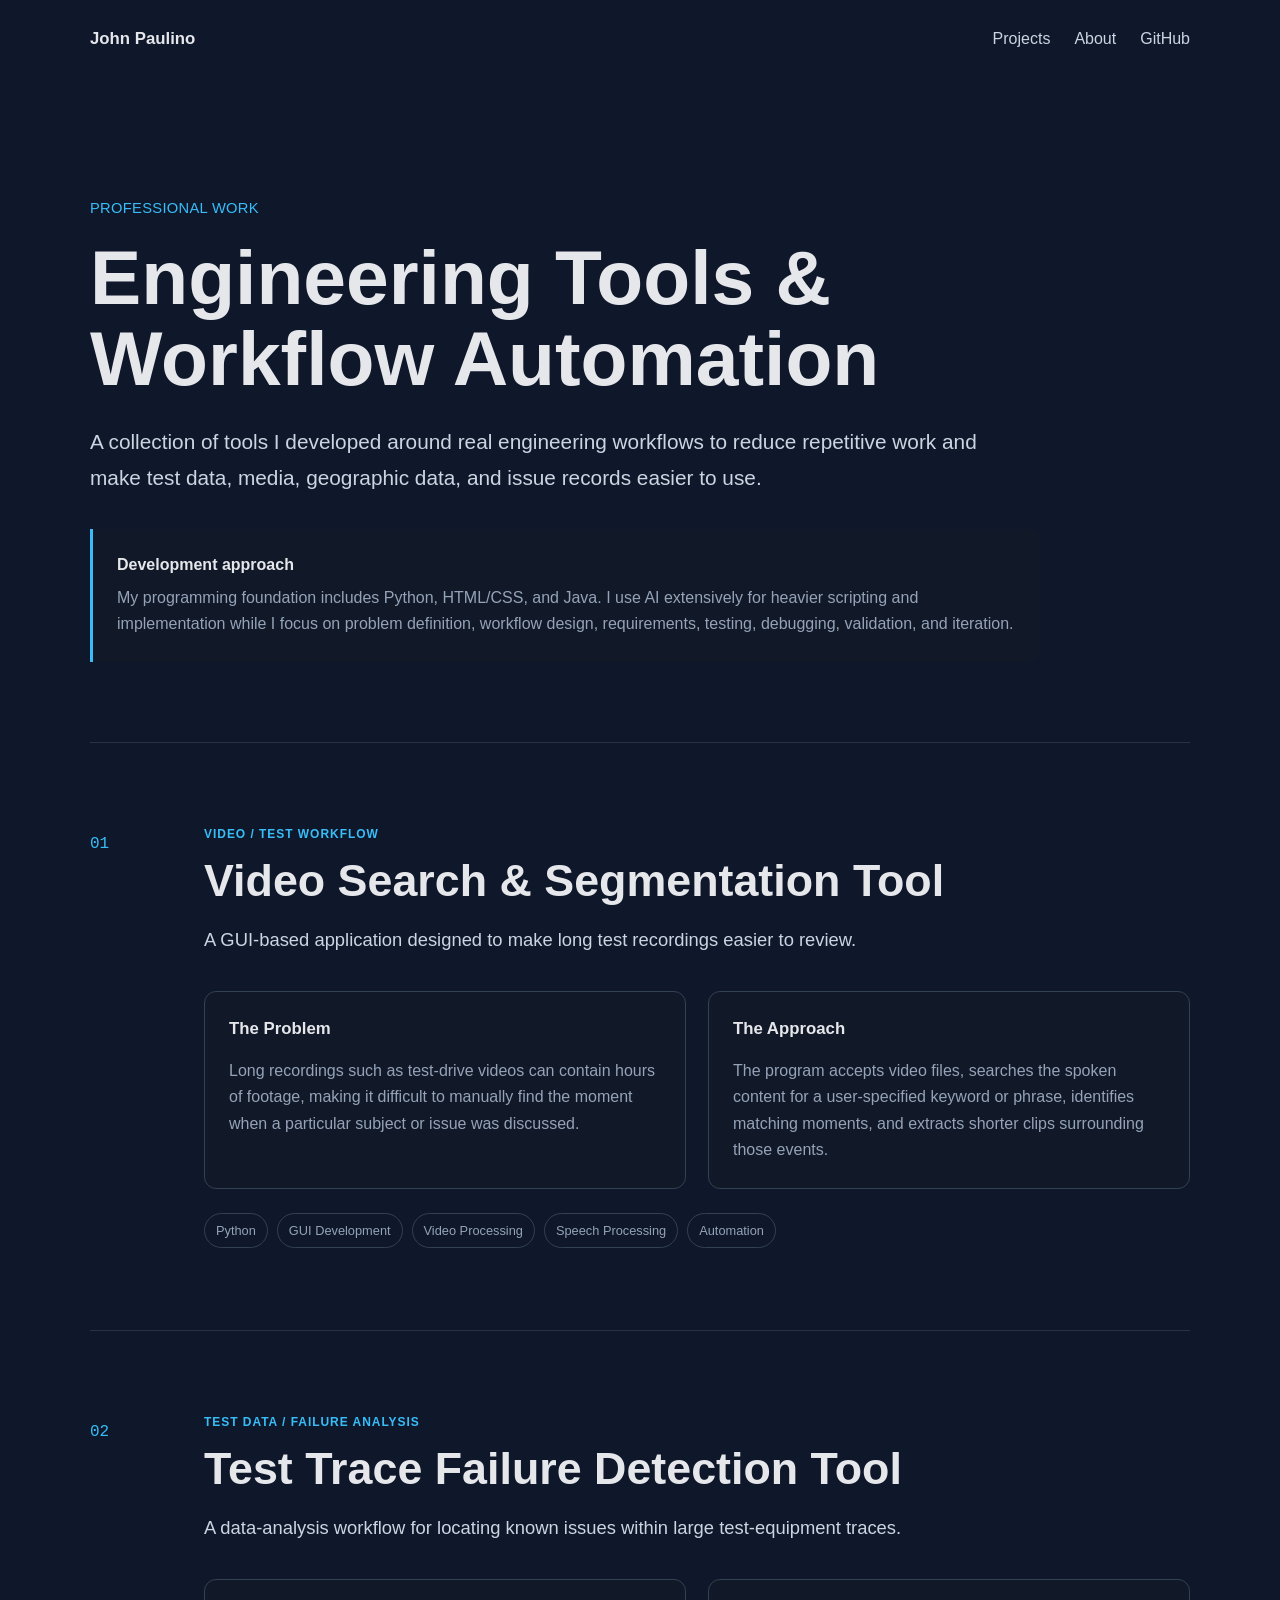
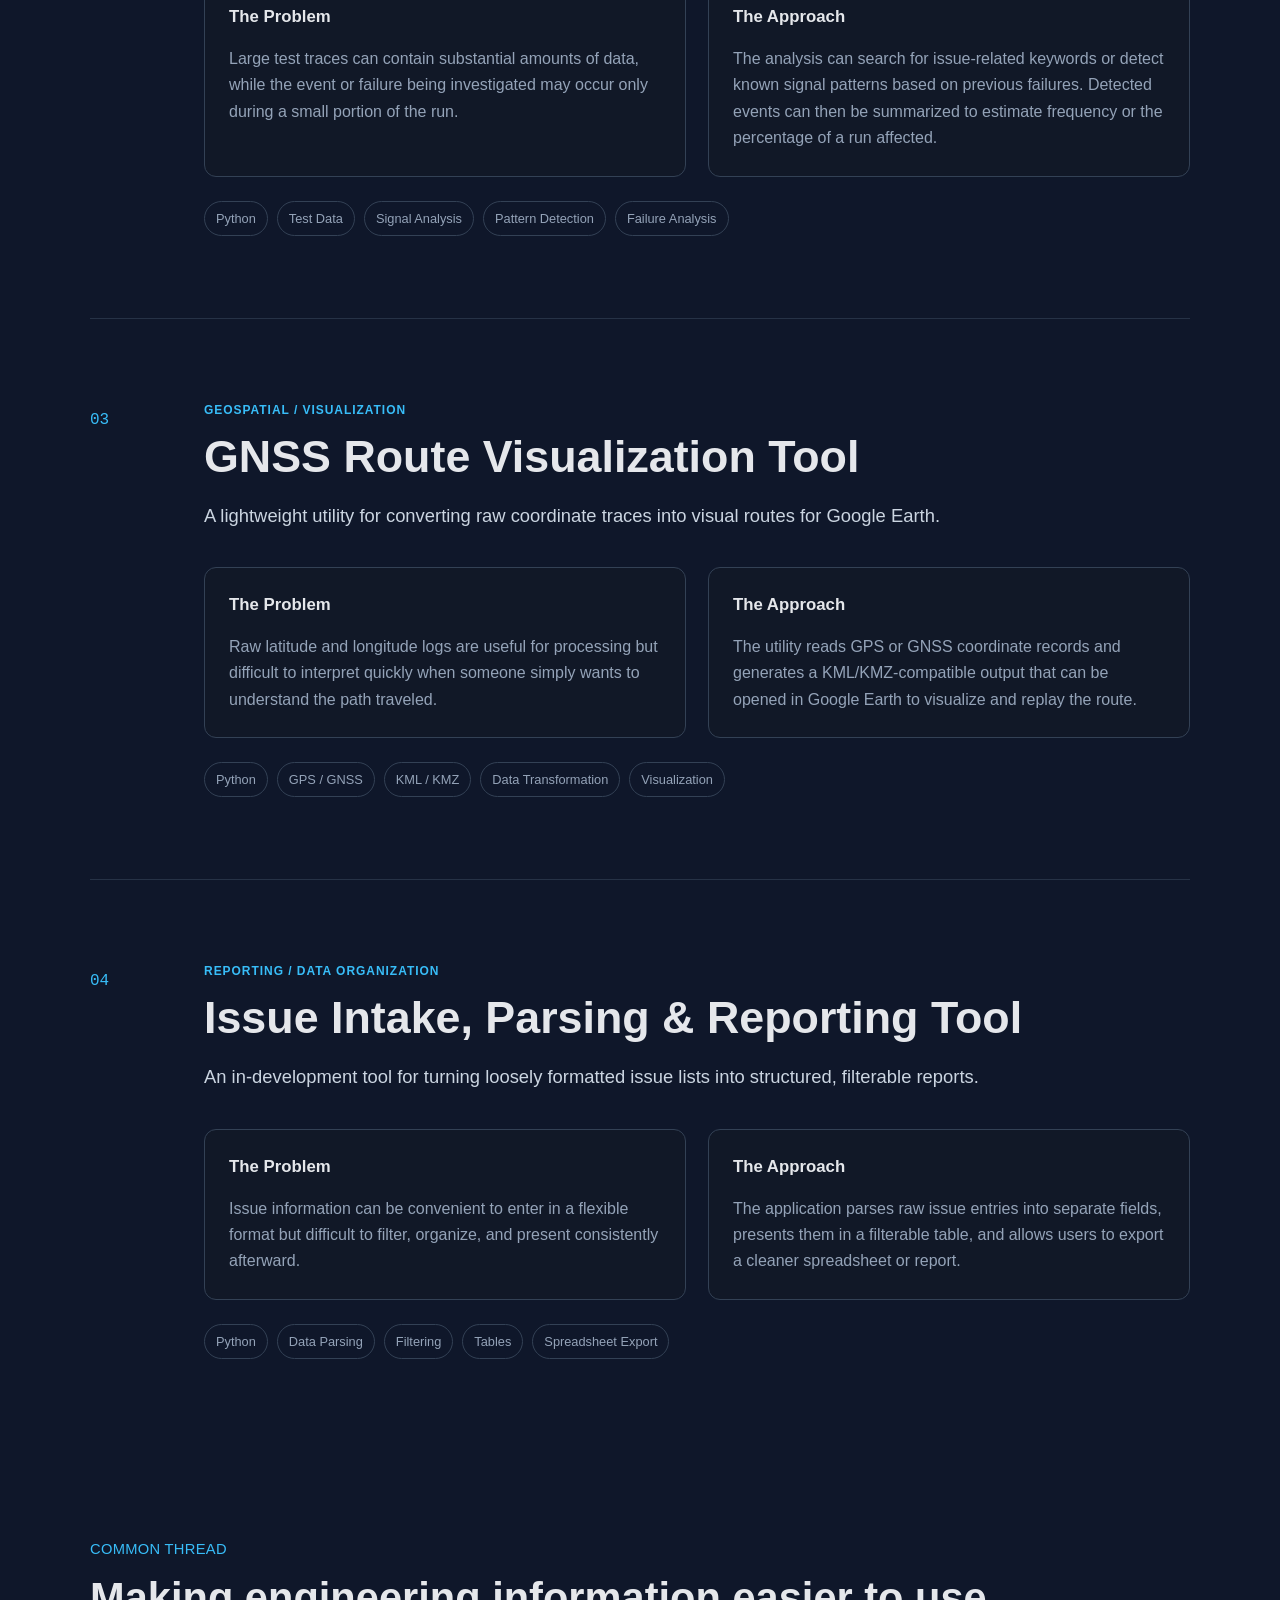
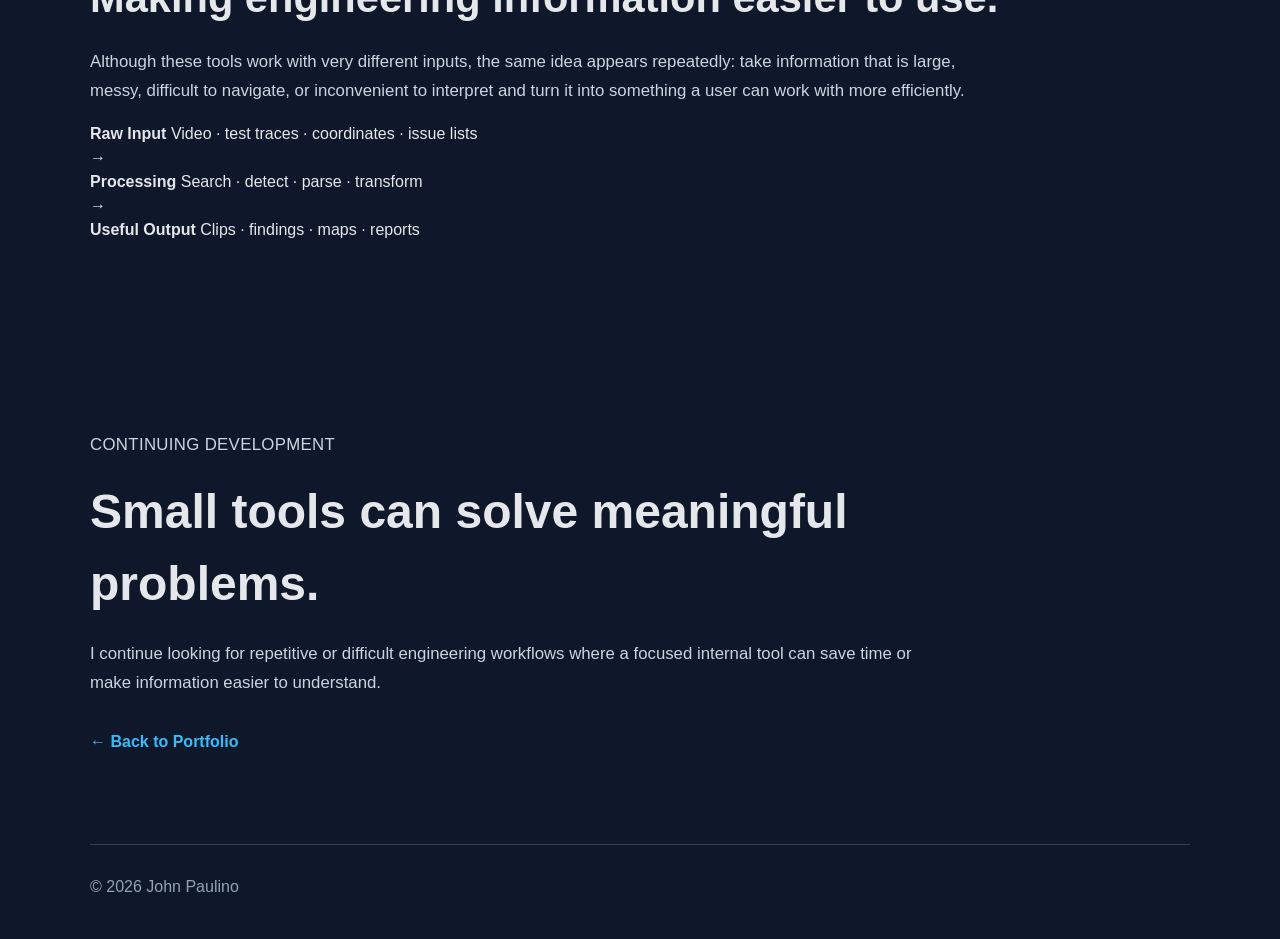
<file: professional-work.html>
<!DOCTYPE html>
<html lang="en">

<head>
    <meta charset="UTF-8">
    <meta name="viewport" content="width=device-width, initial-scale=1.0">

    <meta
        name="description"
        content="Professional engineering tools and AI-assisted development projects by John Paulino."
    >

    <title>Professional Engineering Projects | John Paulino</title>

    <link rel="stylesheet" href="styles.css">
</head>


<body>

<div class="container">

    <nav>

        <strong>
            <a href="index.html">John Paulino</a>
        </strong>

        <div class="nav-links">
            <a href="index.html#projects">Projects</a>
            <a href="index.html#about">About</a>
            <a href="https://github.com/JohnPaulino">GitHub</a>
        </div>

    </nav>


    <section class="professional-hero">

        <p class="accent">
            PROFESSIONAL WORK
        </p>

        <h1>
            Engineering Tools &amp;<br>
            Workflow Automation
        </h1>

        <p class="lead">
            A collection of tools I developed around real engineering
            workflows to reduce repetitive work and make test data,
            media, geographic data, and issue records easier to use.
        </p>

        <div class="professional-disclosure">

            <strong>Development approach</strong>

            <p>
                My programming foundation includes Python, HTML/CSS,
                and Java. I use AI extensively for heavier scripting
                and implementation while I focus on problem definition,
                workflow design, requirements, testing, debugging,
                validation, and iteration.
            </p>

        </div>

    </section>


    <section class="professional-project">

        <div class="project-number">
            01
        </div>

        <div class="project-content">

            <p class="project-eyebrow">
                VIDEO / TEST WORKFLOW
            </p>

            <h2>
                Video Search &amp; Segmentation Tool
            </h2>

            <p class="project-summary">
                A GUI-based application designed to make long test
                recordings easier to review.
            </p>

            <div class="project-detail-grid">

                <div>
                    <h3>The Problem</h3>

                    <p>
                        Long recordings such as test-drive videos can contain
                        hours of footage, making it difficult to manually
                        find the moment when a particular subject or issue
                        was discussed.
                    </p>
                </div>

                <div>
                    <h3>The Approach</h3>

                    <p>
                        The program accepts video files, searches the spoken
                        content for a user-specified keyword or phrase,
                        identifies matching moments, and extracts shorter
                        clips surrounding those events.
                    </p>
                </div>

            </div>

            <div class="project-tech">
                <span>Python</span>
                <span>GUI Development</span>
                <span>Video Processing</span>
                <span>Speech Processing</span>
                <span>Automation</span>
            </div>

        </div>

    </section>


    <section class="professional-project">

        <div class="project-number">
            02
        </div>

        <div class="project-content">

            <p class="project-eyebrow">
                TEST DATA / FAILURE ANALYSIS
            </p>

            <h2>
                Test Trace Failure Detection Tool
            </h2>

            <p class="project-summary">
                A data-analysis workflow for locating known issues within
                large test-equipment traces.
            </p>

            <div class="project-detail-grid">

                <div>
                    <h3>The Problem</h3>

                    <p>
                        Large test traces can contain substantial amounts
                        of data, while the event or failure being investigated
                        may occur only during a small portion of the run.
                    </p>
                </div>

                <div>
                    <h3>The Approach</h3>

                    <p>
                        The analysis can search for issue-related keywords
                        or detect known signal patterns based on previous
                        failures. Detected events can then be summarized
                        to estimate frequency or the percentage of a run
                        affected.
                    </p>
                </div>

            </div>

            <div class="project-tech">
                <span>Python</span>
                <span>Test Data</span>
                <span>Signal Analysis</span>
                <span>Pattern Detection</span>
                <span>Failure Analysis</span>
            </div>

        </div>

    </section>


    <section class="professional-project">

        <div class="project-number">
            03
        </div>

        <div class="project-content">

            <p class="project-eyebrow">
                GEOSPATIAL / VISUALIZATION
            </p>

            <h2>
                GNSS Route Visualization Tool
            </h2>

            <p class="project-summary">
                A lightweight utility for converting raw coordinate
                traces into visual routes for Google Earth.
            </p>

            <div class="project-detail-grid">

                <div>
                    <h3>The Problem</h3>

                    <p>
                        Raw latitude and longitude logs are useful for
                        processing but difficult to interpret quickly
                        when someone simply wants to understand the
                        path traveled.
                    </p>
                </div>

                <div>
                    <h3>The Approach</h3>

                    <p>
                        The utility reads GPS or GNSS coordinate records
                        and generates a KML/KMZ-compatible output that
                        can be opened in Google Earth to visualize and
                        replay the route.
                    </p>
                </div>

            </div>

            <div class="project-tech">
                <span>Python</span>
                <span>GPS / GNSS</span>
                <span>KML / KMZ</span>
                <span>Data Transformation</span>
                <span>Visualization</span>
            </div>

        </div>

    </section>


    <section class="professional-project">

        <div class="project-number">
            04
        </div>

        <div class="project-content">

            <p class="project-eyebrow">
                REPORTING / DATA ORGANIZATION
            </p>

            <h2>
                Issue Intake, Parsing &amp; Reporting Tool
            </h2>

            <p class="project-summary">
                An in-development tool for turning loosely formatted
                issue lists into structured, filterable reports.
            </p>

            <div class="project-detail-grid">

                <div>
                    <h3>The Problem</h3>

                    <p>
                        Issue information can be convenient to enter
                        in a flexible format but difficult to filter,
                        organize, and present consistently afterward.
                    </p>
                </div>

                <div>
                    <h3>The Approach</h3>

                    <p>
                        The application parses raw issue entries into
                        separate fields, presents them in a filterable
                        table, and allows users to export a cleaner
                        spreadsheet or report.
                    </p>
                </div>

            </div>

            <div class="project-tech">
                <span>Python</span>
                <span>Data Parsing</span>
                <span>Filtering</span>
                <span>Tables</span>
                <span>Spreadsheet Export</span>
            </div>

        </div>

    </section>


    <section class="section">

        <p class="accent">
            COMMON THREAD
        </p>

        <h2>
            Making engineering information easier to use.
        </h2>

        <p class="section-intro">
            Although these tools work with very different inputs,
            the same idea appears repeatedly: take information that
            is large, messy, difficult to navigate, or inconvenient
            to interpret and turn it into something a user can work
            with more efficiently.
        </p>

        <div class="workflow-strip">

            <div>
                <strong>Raw Input</strong>
                <span>
                    Video · test traces · coordinates · issue lists
                </span>
            </div>

            <span class="workflow-arrow">→</span>

            <div>
                <strong>Processing</strong>
                <span>
                    Search · detect · parse · transform
                </span>
            </div>

            <span class="workflow-arrow">→</span>

            <div>
                <strong>Useful Output</strong>
                <span>
                    Clips · findings · maps · reports
                </span>
            </div>

        </div>

    </section>


    <section class="closing-section">

        <p class="accent">
            CONTINUING DEVELOPMENT
        </p>

        <h2>
            Small tools can solve meaningful problems.
        </h2>

        <p>
            I continue looking for repetitive or difficult engineering
            workflows where a focused internal tool can save time or
            make information easier to understand.
        </p>

        <a class="project-link" href="index.html">
            ← Back to Portfolio
        </a>

    </section>


    <footer>
        © 2026 John Paulino
    </footer>


</div>

</body>

</html>
</file>
<file: styles.css>
:root {
    --background: #0f172a;
    --surface: #111827;
    --surface-hover: #131d2e;

    --text-primary: #e5e7eb;
    --text-secondary: #cbd5e1;
    --text-muted: #94a3b8;

    --border: #334155;
    --accent: #38bdf8;

    --green: #4ade80;
    --yellow: #facc15;
    --red: #f87171;
    --purple: #c084fc;
}


* {
    box-sizing: border-box;
}


html {
    scroll-behavior: smooth;
}


body {
    margin: 0;

    font-family:
        Arial,
        Helvetica,
        sans-serif;

    background: var(--background);
    color: var(--text-primary);

    line-height: 1.5;
}


.container {
    width: min(1100px, 90%);
    margin: 0 auto;
}


/* NAVIGATION */

nav {
    display: flex;
    justify-content: space-between;
    align-items: center;

    padding: 26px 0;
}


nav strong {
    font-size: 1.05rem;
}


nav a {
    color: var(--text-secondary);
    text-decoration: none;

    margin-left: 24px;

    transition: color 0.2s ease;
}


nav a:hover {
    color: var(--accent);
}


nav strong a {
    color: var(--text-primary);
    text-decoration: none;

    margin-left: 0;
}


.nav-links {
    display: flex;
    align-items: center;
}


/* HOMEPAGE HERO */

.hero {
    min-height: 75vh;

    display: flex;
    flex-direction: column;
    justify-content: center;
}


.hero h1 {
    font-size: clamp(3rem, 8vw, 6rem);
    line-height: 1;

    margin: 0;
}


.hero h2 {
    font-size: 1.25rem;
    line-height: 1.7;
    font-weight: 500;

    color: var(--text-muted);

    margin-top: 18px;
}


.hero p {
    max-width: 720px;

    font-size: 1.25rem;
    line-height: 1.7;

    color: var(--text-secondary);
}


/* GENERAL */

.accent {
    color: var(--accent);

    font-size: 0.92rem;
    letter-spacing: 0.02em;
}


.section {
    padding: 82px 0;
}


.section h2 {
    font-size: clamp(2rem, 4vw, 2.6rem);
    line-height: 1.15;

    margin-top: 12px;
    margin-bottom: 26px;
}


.section-intro {
    max-width: 900px;

    line-height: 1.7;

    color: var(--text-secondary);

    font-size: 1.05rem;
}


.section-intro + .section-intro {
    margin-top: 18px;
}


/* HOMEPAGE PROJECT */

.project-card {
    border: 1px solid var(--border);

    background: var(--surface);

    border-radius: 14px;

    padding: 32px;
    margin-top: 24px;

    transition:
        transform 0.2s ease,
        border-color 0.2s ease;
}


.project-card:hover {
    transform: translateY(-2px);

    border-color: #475569;
}


.project-card h3 {
    font-size: 1.6rem;

    margin-top: 0;
}


.tags {
    color: var(--accent);

    font-size: 0.95rem;
}


.project-link {
    display: inline-block;

    margin-top: 16px;

    color: var(--accent);

    font-weight: 600;

    text-decoration: none;
}


.project-link:hover {
    text-decoration: underline;
}


/* CASE STUDY HERO */

.project-hero {
    padding: 105px 0 65px;

    max-width: 950px;
}


.project-hero h1 {
    font-size: clamp(2.8rem, 6vw, 4.8rem);

    line-height: 1.05;

    margin: 20px 0 26px;
}


.lead {
    font-size: 1.3rem;

    line-height: 1.7;

    color: var(--text-secondary);

    max-width: 900px;
}


.confidential-note {
    margin-top: 34px;

    padding: 22px 24px;

    border-left: 3px solid var(--accent);

    background: var(--surface);

    color: var(--text-muted);

    line-height: 1.65;

    border-radius: 0 10px 10px 0;
}


/* FEATURE CARDS */

.feature-grid {
    display: grid;

    grid-template-columns: repeat(2, 1fr);

    gap: 20px;

    margin-top: 36px;
}


.feature-card {
    border: 1px solid var(--border);

    border-radius: 12px;

    padding: 26px;

    background: var(--surface);

    transition:
        transform 0.2s ease,
        border-color 0.2s ease;
}


.feature-card:hover {
    transform: translateY(-2px);

    border-color: #475569;
}


.feature-card h3 {
    margin-top: 0;
    margin-bottom: 12px;

    font-size: 1.2rem;
}


.feature-card p {
    margin-bottom: 0;

    color: var(--text-secondary);

    line-height: 1.6;
}


/* ARCHITECTURE */

.architecture {
    max-width: 780px;

    margin: 44px auto;
}


.architecture-box {
    border: 1px solid var(--border);

    background: var(--surface);

    border-radius: 12px;

    padding: 24px 28px;
}


.architecture-box strong {
    display: block;

    font-size: 1.18rem;

    margin-bottom: 8px;
}


.architecture-box span {
    color: var(--text-muted);

    line-height: 1.55;
}


.architecture-arrow {
    text-align: center;

    font-size: 1.5rem;

    color: var(--accent);

    padding: 10px 0;
}


/* LIFECYCLE */

.lifecycle {
    display: grid;

    grid-template-columns:
        1fr auto
        1fr auto
        1fr auto
        1fr auto
        1fr auto
        1fr;

    gap: 12px;

    align-items: stretch;

    margin-top: 42px;
}


.lifecycle-step {
    min-width: 0;

    border: 1px solid var(--border);

    background: var(--surface);

    border-radius: 12px;

    padding: 22px;
}


.lifecycle-step span {
    display: block;

    color: var(--accent);

    font-size: 0.85rem;

    margin-bottom: 12px;
}


.lifecycle-step strong {
    display: block;

    font-size: 1.08rem;

    line-height: 1.25;

    margin-bottom: 12px;
}


.lifecycle-step p {
    color: var(--text-muted);

    line-height: 1.5;

    margin-bottom: 0;

    font-size: 0.95rem;
}


.lifecycle-arrow {
    display: flex;

    align-items: center;
    justify-content: center;

    color: var(--accent);

    font-size: 1.4rem;
}


.freeze-step {
    border-color: var(--accent);
}


/* ARTIFACT GRID */

.artifact-grid {
    display: grid;

    grid-template-columns: repeat(3, 1fr);

    gap: 22px;

    margin-top: 42px;
}


.artifact-card {
    border: 1px solid var(--border);

    background: var(--surface);

    border-radius: 12px;

    overflow: hidden;

    transition:
        transform 0.2s ease,
        border-color 0.2s ease;
}


.artifact-card:hover {
    transform: translateY(-2px);

    border-color: #475569;
}


.artifact-preview {
    min-height: 285px;

    padding: 16px;

    border-bottom: 1px solid var(--border);

    background: #0b1324;

    overflow: hidden;
}


.artifact-card h3 {
    margin: 24px 24px 12px;

    font-size: 1.15rem;
}


.artifact-card > p {
    margin: 0 24px 20px;

    color: var(--text-muted);

    line-height: 1.55;
}


.artifact-label {
    display: block;

    margin: 0 24px 24px;

    color: var(--accent);

    font-size: 0.85rem;
}


.artifact-disclosure {
    max-width: 850px;

    margin: 30px 0 0;

    padding-left: 18px;

    border-left: 2px solid var(--border);

    color: var(--text-muted);

    font-size: 0.9rem;

    line-height: 1.6;
}


/* ARTIFACT PREVIEW HEADER */

.preview-header {
    display: flex;

    align-items: center;
    justify-content: space-between;

    gap: 10px;

    padding-bottom: 12px;

    margin-bottom: 15px;

    border-bottom: 1px solid var(--border);

    color: var(--text-muted);

    font-family:
        "Courier New",
        monospace;

    font-size: 0.72rem;
}


.preview-badge {
    border: 1px solid var(--accent);

    border-radius: 999px;

    padding: 3px 7px;

    color: var(--accent);

    font-family:
        Arial,
        Helvetica,
        sans-serif;

    font-size: 0.62rem;

    font-weight: 700;

    letter-spacing: 0.06em;
}


/* CODE PREVIEW */

.code-window {
    font-family:
        "Courier New",
        monospace;

    font-size: 0.72rem;

    line-height: 1.65;

    color: var(--text-secondary);
}


.code-window .indent {
    padding-left: 16px;
}


.code-purple {
    color: var(--purple);
}


.code-blue {
    color: var(--accent);
}


.code-pass {
    color: var(--green);
}


/* MINI EXPERIMENT TABLE */

.mini-table {
    width: 100%;

    border-collapse: collapse;

    font-size: 0.72rem;
}


.mini-table th,
.mini-table td {
    padding: 8px 5px;

    text-align: left;

    border-bottom: 1px solid rgba(51, 65, 85, 0.65);
}


.mini-table th {
    color: var(--text-muted);

    font-weight: 500;
}


.mini-table td {
    color: var(--text-secondary);
}


.mini-pass {
    color: var(--green) !important;

    font-weight: 700;
}


.mini-review {
    color: var(--yellow) !important;
}


.mini-reject {
    color: var(--text-muted) !important;
}


.preview-footer {
    margin-top: 15px;

    color: var(--text-muted);

    font-size: 0.66rem;

    line-height: 1.4;
}


/* VALIDATION PREVIEW */

.validation-panel {
    display: grid;

    gap: 2px;
}


.validation-row {
    display: flex;

    justify-content: space-between;

    gap: 10px;

    padding: 7px 0;

    border-bottom: 1px solid rgba(51, 65, 85, 0.45);

    color: var(--text-muted);

    font-size: 0.72rem;
}


.validation-row strong {
    color: var(--green);

    font-size: 0.68rem;
}


.validation-status {
    margin-top: 17px;

    padding: 9px;

    border: 1px solid rgba(74, 222, 128, 0.45);

    border-radius: 6px;

    color: var(--green);

    text-align: center;

    font-size: 0.67rem;

    font-weight: 700;

    letter-spacing: 0.04em;
}


/* STRESS PREVIEW */

.stress-panel {
    display: grid;

    gap: 16px;
}


.stress-label {
    display: flex;

    justify-content: space-between;

    margin-bottom: 5px;

    color: var(--text-muted);

    font-size: 0.68rem;
}


.stress-label strong {
    color: var(--text-secondary);
}


.stress-track {
    width: 100%;

    height: 7px;

    overflow: hidden;

    border-radius: 999px;

    background: #1e293b;
}


.stress-fill {
    height: 100%;

    border-radius: 999px;

    background: var(--accent);
}


.stress-100 {
    width: 100%;
}


.stress-94 {
    width: 94%;
}


.stress-78 {
    width: 78%;
}


.stress-72 {
    width: 72%;
}


/* RELEASE PREVIEW */

.release-tree {
    margin: 0;

    color: var(--text-secondary);

    font-family:
        "Courier New",
        monospace;

    font-size: 0.68rem;

    line-height: 1.55;

    white-space: pre-wrap;
}


.release-checks {
    display: grid;

    grid-template-columns: 1fr 1fr;

    gap: 6px;

    margin-top: 15px;

    padding-top: 12px;

    border-top: 1px solid var(--border);
}


.release-checks span {
    color: var(--green);

    font-size: 0.62rem;
}


/* HANDOFF PREVIEW */

.handoff-preview h4 {
    margin: 10px 0 3px;

    color: var(--accent);

    font-size: 0.62rem;

    letter-spacing: 0.08em;
}


.handoff-preview p {
    margin: 0;

    color: var(--text-muted);

    font-size: 0.7rem;

    line-height: 1.45;
}


/* EVOLUTION */

.evolution-list {
    margin-top: 44px;

    border-left: 1px solid var(--border);

    margin-left: 20px;
}


.evolution-item {
    display: grid;

    grid-template-columns: 70px 1fr;

    gap: 20px;

    padding: 0 0 38px 28px;

    position: relative;
}


.evolution-item::before {
    content: "";

    position: absolute;

    left: -6px;

    top: 6px;

    width: 11px;
    height: 11px;

    border-radius: 50%;

    background: var(--accent);
}


.evolution-item span {
    color: var(--accent);

    font-size: 0.85rem;

    padding-top: 4px;
}


.evolution-item h3 {
    margin: 0 0 8px;

    font-size: 1.2rem;
}


.evolution-item p {
    margin: 0;

    color: var(--text-muted);

    line-height: 1.65;

    max-width: 850px;
}


/* METRICS */

.metrics-grid {
    display: grid;

    grid-template-columns: repeat(3, 1fr);

    gap: 22px;

    margin-top: 42px;
}


.metric-card {
    border: 1px solid var(--border);

    background: var(--surface);

    border-radius: 12px;

    padding: 30px;

    min-height: 160px;
}


.metric-card strong {
    display: block;

    color: var(--accent);

    font-size: 2rem;

    margin-bottom: 12px;
}


.metric-card span {
    color: var(--text-muted);

    line-height: 1.55;
}


/* ROLE */

.role-grid {
    display: grid;

    grid-template-columns: repeat(2, 1fr);

    gap: 22px;

    margin-top: 42px;
}


.role-card {
    border: 1px solid var(--border);

    background: var(--surface);

    border-radius: 12px;

    padding: 30px;
}


.role-label {
    color: var(--accent);

    font-size: 0.85rem;

    letter-spacing: 0.08em;

    margin-top: 0;
    margin-bottom: 20px;
}


.role-card ul {
    margin: 0;

    padding-left: 20px;

    color: var(--text-secondary);

    line-height: 1.9;
}


.stack-block {
    margin-top: 34px;

    border: 1px solid var(--border);

    border-radius: 12px;

    padding: 30px;

    background: var(--surface);
}


.stack-block h3 {
    margin-top: 0;

    margin-bottom: 20px;
}


.stack-list {
    display: flex;

    flex-wrap: wrap;

    gap: 10px;
}


.stack-list span {
    border: 1px solid var(--border);

    border-radius: 999px;

    padding: 8px 13px;

    color: var(--text-secondary);

    font-size: 0.9rem;
}


/* LESSONS */

.lessons-grid {
    display: grid;

    grid-template-columns: repeat(2, 1fr);

    gap: 22px;

    margin-top: 40px;
}


.lesson-card {
    border-top: 2px solid var(--accent);

    background: var(--surface);

    border-radius: 0 0 12px 12px;

    padding: 26px;
}


.lesson-card h3 {
    margin-top: 0;

    margin-bottom: 12px;
}


.lesson-card p {
    margin-bottom: 0;

    color: var(--text-muted);

    line-height: 1.65;
}


/* CLOSING */

.closing-section {
    padding: 90px 0;

    max-width: 850px;
}


.closing-section h2 {
    font-size: clamp(2rem, 4vw, 3rem);

    margin: 14px 0 20px;
}


.closing-section p {
    color: var(--text-secondary);

    line-height: 1.7;

    font-size: 1.05rem;
}


/* FOOTER */

footer {
    border-top: 1px solid var(--border);

    padding: 30px 0 40px;

    color: var(--text-muted);
}


/* RESPONSIVE */

@media (max-width: 1100px) {

    .lifecycle {
        grid-template-columns: 1fr;
    }

    .lifecycle-arrow {
        transform: rotate(90deg);

        padding: 4px 0;
    }

}


@media (max-width: 900px) {

    .artifact-grid,
    .metrics-grid,
    .role-grid,
    .lessons-grid {
        grid-template-columns: 1fr;
    }

    .artifact-preview {
        min-height: auto;
    }

}


@media (max-width: 700px) {

    .container {
        width: min(92%, 1100px);
    }

    nav {
        align-items: flex-start;

        gap: 20px;
    }

    .nav-links {
        flex-wrap: wrap;

        justify-content: flex-end;

        gap: 10px;
    }

    nav a {
        margin-left: 12px;
    }

    .hero {
        min-height: 70vh;
    }

    .feature-grid {
        grid-template-columns: 1fr;
    }

    .project-hero {
        padding-top: 75px;
    }

    .section {
        padding: 62px 0;
    }

    .evolution-item {
        grid-template-columns: 45px 1fr;

        gap: 10px;

        padding-left: 22px;
    }

    .architecture-box {
        padding: 20px;
    }

    .release-checks {
        grid-template-columns: 1fr;
    }

}

/* =========================================================
   HOMEPAGE WORK CATEGORIES
   ========================================================= */

.work-category-grid {
    display: grid;
    grid-template-columns: repeat(2, 1fr);
    gap: 24px;
    margin-top: 42px;
}

.work-category-card {
    border: 1px solid var(--border);
    background: var(--surface);
    border-radius: 14px;
    padding: 34px;
    min-width: 0;

    transition:
        transform 0.2s ease,
        border-color 0.2s ease;
}

.work-category-card:hover {
    transform: translateY(-3px);
    border-color: #475569;
}

.work-category-label {
    margin: 0 0 20px;
    color: var(--accent);
    font-size: 0.75rem;
    font-weight: 700;
    letter-spacing: 0.08em;
}

.work-category-card h3 {
    margin: 14px 0 18px;
    font-size: 1.55rem;
    line-height: 1.3;
}

.work-category-card > p:not(.tags):not(.work-category-label) {
    color: var(--text-secondary);
    font-size: 1rem;
    line-height: 1.65;
}

.work-category-card .card-note {
    color: var(--text-muted) !important;
    font-size: 1rem;
    line-height: 1.65;
}


/* =========================================================
   PROFESSIONAL PROJECT PAGE
   ========================================================= */

.professional-hero {
    padding: 105px 0 80px;
    max-width: 950px;
}

.professional-hero h1 {
    margin: 18px 0 26px;
    font-size: clamp(2.8rem, 6vw, 4.8rem);
    line-height: 1.05;
}

.professional-disclosure {
    margin-top: 34px;
    padding: 24px;
    border-left: 3px solid var(--accent);
    border-radius: 0 10px 10px 0;
    background: var(--surface);
}

.professional-disclosure strong {
    display: block;
    margin-bottom: 8px;
}

.professional-disclosure p {
    margin: 0;
    color: var(--text-muted);
    line-height: 1.65;
}


/* =========================================================
   PROFESSIONAL PROJECT DETAIL
   ========================================================= */

.professional-project {
    display: grid;
    grid-template-columns: 80px 1fr;
    gap: 34px;
    padding: 82px 0;
    border-top: 1px solid rgba(51, 65, 85, 0.65);
}

.project-number {
    color: var(--accent);
    font-family: "Courier New", monospace;
    font-size: 1rem;
    padding-top: 7px;
}

.project-content {
    min-width: 0;
}

.project-eyebrow {
    margin: 0 0 12px;
    color: var(--accent);
    font-size: 0.75rem;
    font-weight: 700;
    letter-spacing: 0.08em;
}

.project-content h2 {
    margin: 0 0 18px;
    font-size: clamp(2rem, 4vw, 2.8rem);
    line-height: 1.15;
}

.project-summary {
    max-width: 800px;
    margin-bottom: 36px;
    color: var(--text-secondary);
    font-size: 1.15rem;
    line-height: 1.65;
}

.project-detail-grid {
    display: grid;
    grid-template-columns: repeat(2, 1fr);
    gap: 22px;
}

.project-detail-grid > div {
    border: 1px solid var(--border);
    border-radius: 12px;
    padding: 24px;
    background: var(--surface);
}

.project-detail-grid h3 {
    margin-top: 0;
    font-size: 1.05rem;
}

.project-detail-grid p {
    margin-bottom: 0;
    color: var(--text-muted);
    line-height: 1.65;
}

.project-tech {
    display: flex;
    flex-wrap: wrap;
    gap: 9px;
    margin-top: 24px;
}

.project-tech span {
    border: 1px solid var(--border);
    border-radius: 999px;
    padding: 7px 11px;
    color: var(--text-muted);
    font-size: 0.8rem;
}


/* =========================================================
   PROFESSIONAL PAGE RESPONSIVE
   ========================================================= */

@media (max-width: 900px) {
    .work-category-grid {
        grid-template-columns: 1fr;
    }

    .project-detail-grid {
        grid-template-columns: 1fr;
    }
}

@media (max-width: 700px) {
    .professional-project {
        grid-template-columns: 1fr;
        gap: 12px;
        padding: 62px 0;
    }

    .professional-hero {
        padding-top: 75px;
    }
}
</file>
<file: Archive/styles.css>
:root {
    --background: #0f172a;
    --surface: #111827;
    --surface-hover: #131d2e;

    --text-primary: #e5e7eb;
    --text-secondary: #cbd5e1;
    --text-muted: #94a3b8;

    --border: #334155;
    --accent: #38bdf8;

    --green: #4ade80;
    --yellow: #facc15;
    --red: #f87171;
    --purple: #c084fc;
}


/* =========================================================
   BASE
   ========================================================= */

* {
    box-sizing: border-box;
}


html {
    scroll-behavior: smooth;
}


body {
    margin: 0;

    font-family:
        Arial,
        Helvetica,
        sans-serif;

    background: var(--background);
    color: var(--text-primary);

    line-height: 1.5;
}


.container {
    width: min(1100px, 90%);
    margin: 0 auto;
}


/* =========================================================
   NAVIGATION
   ========================================================= */

nav {
    display: flex;
    justify-content: space-between;
    align-items: center;

    padding: 26px 0;
}


nav strong {
    font-size: 1.05rem;
}


nav a {
    color: var(--text-secondary);

    text-decoration: none;

    margin-left: 24px;

    transition: color 0.2s ease;
}


nav a:hover {
    color: var(--accent);
}


nav strong a {
    color: var(--text-primary);

    text-decoration: none;

    margin-left: 0;
}


.nav-links {
    display: flex;

    align-items: center;
}


/* =========================================================
   HOMEPAGE HERO
   ========================================================= */

.hero {
    min-height: 75vh;

    display: flex;
    flex-direction: column;
    justify-content: center;
}


.hero h1 {
    font-size: clamp(3rem, 8vw, 6rem);

    line-height: 1;

    margin: 0;
}


.hero h2 {
    max-width: 850px;

    font-size: clamp(1.35rem, 3vw, 1.8rem);

    line-height: 1.35;

    font-weight: 500;

    color: var(--text-muted);

    margin-top: 18px;
}


.hero > p:not(.accent) {
    max-width: 760px;

    font-size: 1.2rem;

    line-height: 1.7;

    color: var(--text-secondary);
}


.hero-tags {
    display: flex;

    flex-wrap: wrap;

    gap: 10px;

    margin-top: 20px;
}


.hero-tags span {
    border: 1px solid var(--border);

    border-radius: 999px;

    padding: 7px 12px;

    color: var(--text-muted);

    font-size: 0.85rem;
}


/* =========================================================
   GENERAL
   ========================================================= */

.accent,
.section-kicker {
    color: var(--accent);

    font-size: 0.92rem;

    letter-spacing: 0.04em;
}


.section-kicker {
    margin-bottom: 10px;
}


.section {
    padding: 82px 0;
}


.section h2 {
    font-size: clamp(2rem, 4vw, 2.6rem);

    line-height: 1.15;

    margin-top: 12px;
    margin-bottom: 26px;
}


.section-intro {
    max-width: 900px;

    line-height: 1.7;

    color: var(--text-secondary);

    font-size: 1.05rem;
}


.section-intro + .section-intro {
    margin-top: 18px;
}


/* =========================================================
   HOMEPAGE FLAGSHIP PROJECT
   ========================================================= */

.project-card {
    border: 1px solid var(--border);

    background: var(--surface);

    border-radius: 14px;

    padding: 32px;

    margin-top: 32px;

    transition:
        transform 0.2s ease,
        border-color 0.2s ease;
}


.project-card:hover {
    transform: translateY(-2px);

    border-color: #475569;
}


.project-card h3 {
    font-size: 1.6rem;

    margin-top: 0;
}


.project-card p:not(.tags) {
    color: var(--text-secondary);

    line-height: 1.65;
}


.flagship-card {
    position: relative;

    overflow: hidden;
}


.flagship-card::before {
    content: "";

    position: absolute;

    top: 0;
    left: 0;

    width: 4px;
    height: 100%;

    background: var(--accent);
}


.tags {
    color: var(--accent);

    font-size: 0.95rem;
}


.project-link {
    display: inline-block;

    margin-top: 16px;

    color: var(--accent);

    font-weight: 600;

    text-decoration: none;
}


.project-link:hover {
    text-decoration: underline;
}


/* =========================================================
   PROFESSIONAL WORK
   ========================================================= */

.professional-section {
    border-top: 1px solid rgba(51, 65, 85, 0.45);
}


.professional-grid {
    display: grid;

    grid-template-columns: repeat(2, 1fr);

    gap: 22px;

    margin-top: 42px;
}


.professional-card {
    border: 1px solid var(--border);

    background: var(--surface);

    border-radius: 14px;

    padding: 28px;

    min-width: 0;

    transition:
        transform 0.2s ease,
        border-color 0.2s ease;
}


.professional-card:hover {
    transform: translateY(-2px);

    border-color: #475569;
}


.professional-icon {
    width: 58px;
    height: 58px;

    display: flex;

    align-items: center;
    justify-content: center;

    border: 1px solid var(--border);

    border-radius: 12px;

    margin-bottom: 24px;

    color: var(--accent);

    font-family:
        "Courier New",
        monospace;

    font-size: 0.68rem;

    font-weight: 700;

    letter-spacing: 0.05em;
}


.professional-type {
    margin: 0 0 10px;

    color: var(--accent);

    font-size: 0.72rem;

    font-weight: 700;

    letter-spacing: 0.07em;
}


.professional-card h3 {
    margin: 0 0 16px;

    font-size: 1.3rem;

    line-height: 1.3;
}


.professional-card > p:not(.professional-type) {
    color: var(--text-secondary);

    line-height: 1.65;
}


.professional-tags {
    display: flex;

    flex-wrap: wrap;

    gap: 8px;

    margin-top: 22px;
}


.professional-tags span {
    border: 1px solid var(--border);

    border-radius: 999px;

    padding: 6px 9px;

    color: var(--text-muted);

    font-size: 0.75rem;
}


/* =========================================================
   PROFESSIONAL COMMON THEME
   ========================================================= */

.professional-theme {
    margin-top: 60px;

    padding: 34px;

    border: 1px solid var(--border);

    border-radius: 14px;

    background: var(--surface);
}


.professional-theme h3 {
    max-width: 800px;

    margin: 12px 0 16px;

    font-size: clamp(1.5rem, 3vw, 2rem);

    line-height: 1.3;
}


.professional-theme > p:not(.accent) {
    max-width: 850px;

    color: var(--text-secondary);

    line-height: 1.7;
}


.workflow-strip {
    display: grid;

    grid-template-columns:
        1fr auto
        1fr auto
        1fr;

    gap: 20px;

    align-items: center;

    margin-top: 34px;
}


.workflow-strip > div {
    padding: 18px;

    border: 1px solid var(--border);

    border-radius: 10px;

    background: var(--background);
}


.workflow-strip strong {
    display: block;

    margin-bottom: 6px;
}


.workflow-strip span:not(.workflow-arrow) {
    display: block;

    color: var(--text-muted);

    font-size: 0.85rem;

    line-height: 1.5;
}


.workflow-arrow {
    color: var(--accent);

    font-size: 1.4rem;

    text-align: center;
}


/* =========================================================
   ABOUT
   ========================================================= */

.about-skills {
    display: grid;

    grid-template-columns: repeat(2, 1fr);

    gap: 18px;

    margin-top: 36px;
}


.about-skills > div {
    padding: 22px;

    border: 1px solid var(--border);

    border-radius: 10px;

    background: var(--surface);
}


.about-skills strong {
    display: block;

    margin-bottom: 7px;

    font-size: 1rem;
}


.about-skills span {
    color: var(--text-muted);

    font-size: 0.9rem;

    line-height: 1.5;
}


/* =========================================================
   CASE STUDY HERO
   ========================================================= */

.project-hero {
    padding: 105px 0 65px;

    max-width: 950px;
}


.project-hero h1 {
    font-size: clamp(2.8rem, 6vw, 4.8rem);

    line-height: 1.05;

    margin: 20px 0 26px;
}


.lead {
    font-size: 1.3rem;

    line-height: 1.7;

    color: var(--text-secondary);

    max-width: 900px;
}


.confidential-note {
    margin-top: 34px;

    padding: 22px 24px;

    border-left: 3px solid var(--accent);

    background: var(--surface);

    color: var(--text-muted);

    line-height: 1.65;

    border-radius: 0 10px 10px 0;
}


/* =========================================================
   FEATURE CARDS
   ========================================================= */

.feature-grid {
    display: grid;

    grid-template-columns: repeat(2, 1fr);

    gap: 20px;

    margin-top: 36px;
}


.feature-card {
    border: 1px solid var(--border);

    border-radius: 12px;

    padding: 26px;

    background: var(--surface);

    transition:
        transform 0.2s ease,
        border-color 0.2s ease;
}


.feature-card:hover {
    transform: translateY(-2px);

    border-color: #475569;
}


.feature-card h3 {
    margin-top: 0;
    margin-bottom: 12px;

    font-size: 1.2rem;
}


.feature-card p {
    margin-bottom: 0;

    color: var(--text-secondary);

    line-height: 1.6;
}


/* =========================================================
   RESEARCH ARCHITECTURE
   ========================================================= */

.architecture {
    max-width: 780px;

    margin: 44px auto;
}


.architecture-box {
    border: 1px solid var(--border);

    background: var(--surface);

    border-radius: 12px;

    padding: 24px 28px;
}


.architecture-box strong {
    display: block;

    font-size: 1.18rem;

    margin-bottom: 8px;
}


.architecture-box span {
    color: var(--text-muted);

    line-height: 1.55;
}


.architecture-arrow {
    text-align: center;

    font-size: 1.5rem;

    color: var(--accent);

    padding: 10px 0;
}


/* =========================================================
   EXPERIMENT LIFECYCLE
   ========================================================= */

.lifecycle {
    display: grid;

    grid-template-columns:
        1fr auto
        1fr auto
        1fr auto
        1fr auto
        1fr auto
        1fr;

    gap: 12px;

    align-items: stretch;

    margin-top: 42px;
}


.lifecycle-step {
    min-width: 0;

    border: 1px solid var(--border);

    background: var(--surface);

    border-radius: 12px;

    padding: 22px;
}


.lifecycle-step span {
    display: block;

    color: var(--accent);

    font-size: 0.85rem;

    margin-bottom: 12px;
}


.lifecycle-step strong {
    display: block;

    font-size: 1.08rem;

    line-height: 1.25;

    margin-bottom: 12px;
}


.lifecycle-step p {
    color: var(--text-muted);

    line-height: 1.5;

    margin-bottom: 0;

    font-size: 0.95rem;
}


.lifecycle-arrow {
    display: flex;

    align-items: center;
    justify-content: center;

    color: var(--accent);

    font-size: 1.4rem;
}


.freeze-step {
    border-color: var(--accent);
}


/* =========================================================
   RESEARCH ARTIFACTS
   ========================================================= */

.artifact-grid {
    display: grid;

    grid-template-columns: repeat(3, 1fr);

    gap: 22px;

    margin-top: 42px;
}


.artifact-card {
    border: 1px solid var(--border);

    background: var(--surface);

    border-radius: 12px;

    overflow: hidden;

    transition:
        transform 0.2s ease,
        border-color 0.2s ease;
}


.artifact-card:hover {
    transform: translateY(-2px);

    border-color: #475569;
}


.artifact-preview {
    min-height: 285px;

    padding: 16px;

    border-bottom: 1px solid var(--border);

    background: #0b1324;

    overflow: hidden;
}


.artifact-card h3 {
    margin: 24px 24px 12px;

    font-size: 1.15rem;
}


.artifact-card > p {
    margin: 0 24px 20px;

    color: var(--text-muted);

    line-height: 1.55;
}


.artifact-label {
    display: block;

    margin: 0 24px 24px;

    color: var(--accent);

    font-size: 0.85rem;
}


.artifact-disclosure {
    max-width: 850px;

    margin: 30px 0 0;

    padding-left: 18px;

    border-left: 2px solid var(--border);

    color: var(--text-muted);

    font-size: 0.9rem;

    line-height: 1.6;
}


/* =========================================================
   ARTIFACT PREVIEW HEADER
   ========================================================= */

.preview-header {
    display: flex;

    align-items: center;
    justify-content: space-between;

    gap: 10px;

    padding-bottom: 12px;

    margin-bottom: 15px;

    border-bottom: 1px solid var(--border);

    color: var(--text-muted);

    font-family:
        "Courier New",
        monospace;

    font-size: 0.72rem;
}


.preview-badge {
    border: 1px solid var(--accent);

    border-radius: 999px;

    padding: 3px 7px;

    color: var(--accent);

    font-family:
        Arial,
        Helvetica,
        sans-serif;

    font-size: 0.62rem;

    font-weight: 700;

    letter-spacing: 0.06em;
}


/* =========================================================
   CODE PREVIEW
   ========================================================= */

.code-window {
    font-family:
        "Courier New",
        monospace;

    font-size: 0.72rem;

    line-height: 1.65;

    color: var(--text-secondary);
}


.code-window .indent {
    padding-left: 16px;
}


.code-purple {
    color: var(--purple);
}


.code-blue {
    color: var(--accent);
}


.code-pass {
    color: var(--green);
}


/* =========================================================
   MINI EXPERIMENT TABLE
   ========================================================= */

.mini-table {
    width: 100%;

    border-collapse: collapse;

    font-size: 0.72rem;
}


.mini-table th,
.mini-table td {
    padding: 8px 5px;

    text-align: left;

    border-bottom: 1px solid rgba(51, 65, 85, 0.65);
}


.mini-table th {
    color: var(--text-muted);

    font-weight: 500;
}


.mini-table td {
    color: var(--text-secondary);
}


.mini-pass {
    color: var(--green) !important;

    font-weight: 700;
}


.mini-review {
    color: var(--yellow) !important;
}


.mini-reject {
    color: var(--text-muted) !important;
}


.preview-footer {
    margin-top: 15px;

    color: var(--text-muted);

    font-size: 0.66rem;

    line-height: 1.4;
}


/* =========================================================
   VALIDATION PREVIEW
   ========================================================= */

.validation-panel {
    display: grid;

    gap: 2px;
}


.validation-row {
    display: flex;

    justify-content: space-between;

    gap: 10px;

    padding: 7px 0;

    border-bottom: 1px solid rgba(51, 65, 85, 0.45);

    color: var(--text-muted);

    font-size: 0.72rem;
}


.validation-row strong {
    color: var(--green);

    font-size: 0.68rem;
}


.validation-status {
    margin-top: 17px;

    padding: 9px;

    border: 1px solid rgba(74, 222, 128, 0.45);

    border-radius: 6px;

    color: var(--green);

    text-align: center;

    font-size: 0.67rem;

    font-weight: 700;

    letter-spacing: 0.04em;
}


/* =========================================================
   STRESS PREVIEW
   ========================================================= */

.stress-panel {
    display: grid;

    gap: 16px;
}


.stress-label {
    display: flex;

    justify-content: space-between;

    margin-bottom: 5px;

    color: var(--text-muted);

    font-size: 0.68rem;
}


.stress-label strong {
    color: var(--text-secondary);
}


.stress-track {
    width: 100%;

    height: 7px;

    overflow: hidden;

    border-radius: 999px;

    background: #1e293b;
}


.stress-fill {
    height: 100%;

    border-radius: 999px;

    background: var(--accent);
}


.stress-100 {
    width: 100%;
}


.stress-94 {
    width: 94%;
}


.stress-78 {
    width: 78%;
}


.stress-72 {
    width: 72%;
}


/* =========================================================
   RELEASE PREVIEW
   ========================================================= */

.release-tree {
    margin: 0;

    color: var(--text-secondary);

    font-family:
        "Courier New",
        monospace;

    font-size: 0.68rem;

    line-height: 1.55;

    white-space: pre-wrap;
}


.release-checks {
    display: grid;

    grid-template-columns: 1fr 1fr;

    gap: 6px;

    margin-top: 15px;

    padding-top: 12px;

    border-top: 1px solid var(--border);
}


.release-checks span {
    color: var(--green);

    font-size: 0.62rem;
}


/* =========================================================
   HANDOFF PREVIEW
   ========================================================= */

.handoff-preview h4 {
    margin: 10px 0 3px;

    color: var(--accent);

    font-size: 0.62rem;

    letter-spacing: 0.08em;
}


.handoff-preview p {
    margin: 0;

    color: var(--text-muted);

    font-size: 0.7rem;

    line-height: 1.45;
}


/* =========================================================
   PROJECT EVOLUTION
   ========================================================= */

.evolution-list {
    margin-top: 44px;

    border-left: 1px solid var(--border);

    margin-left: 20px;
}


.evolution-item {
    display: grid;

    grid-template-columns: 70px 1fr;

    gap: 20px;

    padding: 0 0 38px 28px;

    position: relative;
}


.evolution-item::before {
    content: "";

    position: absolute;

    left: -6px;
    top: 6px;

    width: 11px;
    height: 11px;

    border-radius: 50%;

    background: var(--accent);
}


.evolution-item span {
    color: var(--accent);

    font-size: 0.85rem;

    padding-top: 4px;
}


.evolution-item h3 {
    margin: 0 0 8px;

    font-size: 1.2rem;
}


.evolution-item p {
    margin: 0;

    color: var(--text-muted);

    line-height: 1.65;

    max-width: 850px;
}


/* =========================================================
   METRICS
   ========================================================= */

.metrics-grid {
    display: grid;

    grid-template-columns: repeat(3, 1fr);

    gap: 22px;

    margin-top: 42px;
}


.metric-card {
    border: 1px solid var(--border);

    background: var(--surface);

    border-radius: 12px;

    padding: 30px;

    min-height: 160px;
}


.metric-card strong {
    display: block;

    color: var(--accent);

    font-size: 2rem;

    margin-bottom: 12px;
}


.metric-card span {
    color: var(--text-muted);

    line-height: 1.55;
}


/* =========================================================
   ROLE
   ========================================================= */

.role-grid {
    display: grid;

    grid-template-columns: repeat(2, 1fr);

    gap: 22px;

    margin-top: 42px;
}


.role-card {
    border: 1px solid var(--border);

    background: var(--surface);

    border-radius: 12px;

    padding: 30px;
}


.role-label {
    color: var(--accent);

    font-size: 0.85rem;

    letter-spacing: 0.08em;

    margin-top: 0;
    margin-bottom: 20px;
}


.role-card ul {
    margin: 0;

    padding-left: 20px;

    color: var(--text-secondary);

    line-height: 1.9;
}


.stack-block {
    margin-top: 34px;

    border: 1px solid var(--border);

    border-radius: 12px;

    padding: 30px;

    background: var(--surface);
}


.stack-block h3 {
    margin-top: 0;

    margin-bottom: 20px;
}


.stack-list {
    display: flex;

    flex-wrap: wrap;

    gap: 10px;
}


.stack-list span {
    border: 1px solid var(--border);

    border-radius: 999px;

    padding: 8px 13px;

    color: var(--text-secondary);

    font-size: 0.9rem;
}


/* =========================================================
   LESSONS
   ========================================================= */

.lessons-grid {
    display: grid;

    grid-template-columns: repeat(2, 1fr);

    gap: 22px;

    margin-top: 40px;
}


.lesson-card {
    border-top: 2px solid var(--accent);

    background: var(--surface);

    border-radius: 0 0 12px 12px;

    padding: 26px;
}


.lesson-card h3 {
    margin-top: 0;

    margin-bottom: 12px;
}


.lesson-card p {
    margin-bottom: 0;

    color: var(--text-muted);

    line-height: 1.65;
}


/* =========================================================
   CLOSING
   ========================================================= */

.closing-section {
    padding: 90px 0;

    max-width: 850px;
}


.closing-section h2 {
    font-size: clamp(2rem, 4vw, 3rem);

    margin: 14px 0 20px;
}


.closing-section p {
    color: var(--text-secondary);

    line-height: 1.7;

    font-size: 1.05rem;
}


/* =========================================================
   FOOTER
   ========================================================= */

footer {
    display: flex;

    justify-content: space-between;

    align-items: center;

    gap: 20px;

    border-top: 1px solid var(--border);

    padding: 30px 0 40px;

    color: var(--text-muted);
}


footer a {
    color: var(--text-muted);

    text-decoration: none;
}


footer a:hover {
    color: var(--accent);
}


/* =========================================================
   TABLET
   ========================================================= */

@media (max-width: 1100px) {

    .lifecycle {
        grid-template-columns: 1fr;
    }


    .lifecycle-arrow {
        transform: rotate(90deg);

        padding: 4px 0;
    }

}


/* =========================================================
   SMALL SCREENS
   ========================================================= */

@media (max-width: 900px) {

    .artifact-grid,
    .metrics-grid,
    .role-grid,
    .lessons-grid,
    .professional-grid {
        grid-template-columns: 1fr;
    }


    .artifact-preview {
        min-height: auto;
    }


    .workflow-strip {
        grid-template-columns: 1fr;
    }


    .workflow-arrow {
        transform: rotate(90deg);
    }


    .about-skills {
        grid-template-columns: 1fr;
    }

}


/* =========================================================
   MOBILE
   ========================================================= */

@media (max-width: 700px) {

    .container {
        width: min(92%, 1100px);
    }


    nav {
        align-items: flex-start;

        gap: 20px;
    }


    .nav-links {
        flex-wrap: wrap;

        justify-content: flex-end;

        gap: 10px;
    }


    nav a {
        margin-left: 12px;
    }


    .hero {
        min-height: 70vh;
    }


    .feature-grid {
        grid-template-columns: 1fr;
    }


    .project-hero {
        padding-top: 75px;
    }


    .section {
        padding: 62px 0;
    }


    .evolution-item {
        grid-template-columns: 45px 1fr;

        gap: 10px;

        padding-left: 22px;
    }


    .architecture-box {
        padding: 20px;
    }


    .release-checks {
        grid-template-columns: 1fr;
    }


    .professional-card,
    .professional-theme {
        padding: 22px;
    }


    footer {
        align-items: flex-start;

        flex-direction: column;
    }

}

/* =========================================================
   HOMEPAGE WORK CATEGORIES
   ========================================================= */

.work-category-grid {
    display: grid;
    grid-template-columns: repeat(2, 1fr);
    gap: 24px;
    margin-top: 42px;
}

.work-category-card {
    border: 1px solid var(--border);
    background: var(--surface);
    border-radius: 14px;
    padding: 34px;
    min-width: 0;

    transition:
        transform 0.2s ease,
        border-color 0.2s ease;
}

.work-category-card:hover {
    transform: translateY(-3px);
    border-color: #475569;
}

.work-category-label {
    margin: 0 0 20px;

    color: var(--accent);

    font-size: 0.75rem;
    font-weight: 700;

    letter-spacing: 0.08em;
}

.work-category-card h3 {
    margin: 14px 0 18px;

    font-size: 1.55rem;
    line-height: 1.3;
}

.work-category-card > p:not(.tags):not(.work-category-label) {
    color: var(--text-secondary);

    line-height: 1.65;
}

.work-category-card .card-note {
    color: var(--text-muted) !important;

    font-size: 0.92rem;
}


/* =========================================================
   PROFESSIONAL PROJECT PAGE
   ========================================================= */

.professional-hero {
    padding: 105px 0 80px;

    max-width: 950px;
}

.professional-hero h1 {
    margin: 18px 0 26px;

    font-size: clamp(2.8rem, 6vw, 4.8rem);

    line-height: 1.05;
}

.professional-disclosure {
    margin-top: 34px;

    padding: 24px;

    border-left: 3px solid var(--accent);

    border-radius: 0 10px 10px 0;

    background: var(--surface);
}

.professional-disclosure strong {
    display: block;

    margin-bottom: 8px;
}

.professional-disclosure p {
    margin: 0;

    color: var(--text-muted);

    line-height: 1.65;
}


/* =========================================================
   PROFESSIONAL PROJECT DETAIL
   ========================================================= */

.professional-project {
    display: grid;

    grid-template-columns: 80px 1fr;

    gap: 34px;

    padding: 82px 0;

    border-top: 1px solid rgba(51, 65, 85, 0.65);
}

.project-number {
    color: var(--accent);

    font-family:
        "Courier New",
        monospace;

    font-size: 1rem;

    padding-top: 7px;
}

.project-content {
    min-width: 0;
}

.project-eyebrow {
    margin: 0 0 12px;

    color: var(--accent);

    font-size: 0.75rem;
    font-weight: 700;

    letter-spacing: 0.08em;
}

.project-content h2 {
    margin: 0 0 18px;

    font-size: clamp(2rem, 4vw, 2.8rem);

    line-height: 1.15;
}

.project-summary {
    max-width: 800px;

    margin-bottom: 36px;

    color: var(--text-secondary);

    font-size: 1.15rem;

    line-height: 1.65;
}

.project-detail-grid {
    display: grid;

    grid-template-columns: repeat(2, 1fr);

    gap: 22px;
}

.project-detail-grid > div {
    border: 1px solid var(--border);

    border-radius: 12px;

    padding: 24px;

    background: var(--surface);
}

.project-detail-grid h3 {
    margin-top: 0;

    font-size: 1.05rem;
}

.project-detail-grid p {
    margin-bottom: 0;

    color: var(--text-muted);

    line-height: 1.65;
}

.project-tech {
    display: flex;

    flex-wrap: wrap;

    gap: 9px;

    margin-top: 24px;
}

.project-tech span {
    border: 1px solid var(--border);

    border-radius: 999px;

    padding: 7px 11px;

    color: var(--text-muted);

    font-size: 0.8rem;
}


/* =========================================================
   PROFESSIONAL PAGE RESPONSIVE
   ========================================================= */

@media (max-width: 900px) {

    .work-category-grid {
        grid-template-columns: 1fr;
    }

    .project-detail-grid {
        grid-template-columns: 1fr;
    }

}


@media (max-width: 700px) {

    .professional-project {
        grid-template-columns: 1fr;

        gap: 12px;

        padding: 62px 0;
    }

    .professional-hero {
        padding-top: 75px;
    }

}
</file>
